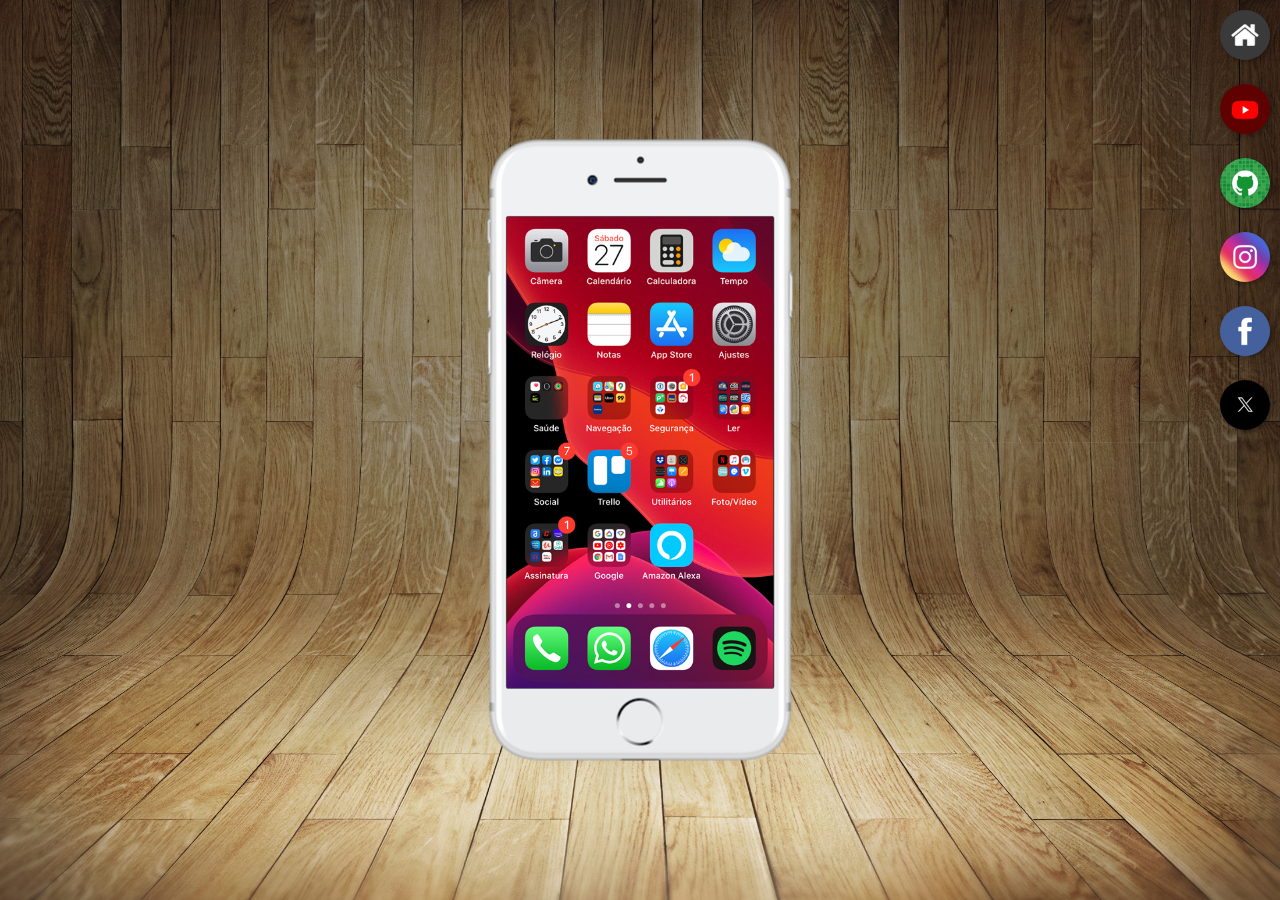
<file: index.html>
<!DOCTYPE html>
<html lang="pt-br">
<head>
    <meta charset="UTF-8">
    <meta name="viewport" content="width=device-width, initial-scale=1.0">
    <link rel="shortcut icon" href="favicon.ico" type="image/x-icon">
    <link rel="stylesheet" href="estilos/style.css">
    <title>Projeto Redes Sociais</title>
</head>
<body>
    <main>
        <section id="telefone">
            <iframe src="home.html" name="tela" id="tela" frameborder="0">
                seu navegador não é compatível com issop
            </iframe>
        </section>
        <section id="redes-sociais" class="direita">
            <a href="home.html" target="tela"><img src="imagens/logo-home.jpg" alt="home"></a><br>
            <a href="youtube.html" target="tela"><img src="imagens/logo-youtube.jpg" alt="Youtube"></a><br>
            <a href="github.html" target="tela"><img src="imagens/logo-github.jpg" alt="Github"></a><br>
            <a href="instagram.html" target="tela"><img src="imagens/logo-instagram.jpg" alt="Instagram"></a><br>
            <a href="facebook.html" target="tela"><img src="imagens/logo-facebook.jpg" alt="facebook"></a><br>
            <a href="twitter.html" target="tela"><img src="imagens/logo-twitter.jpg" alt="Twitter"></a>
        </section>
    </main>
</body>
</html>
</file>
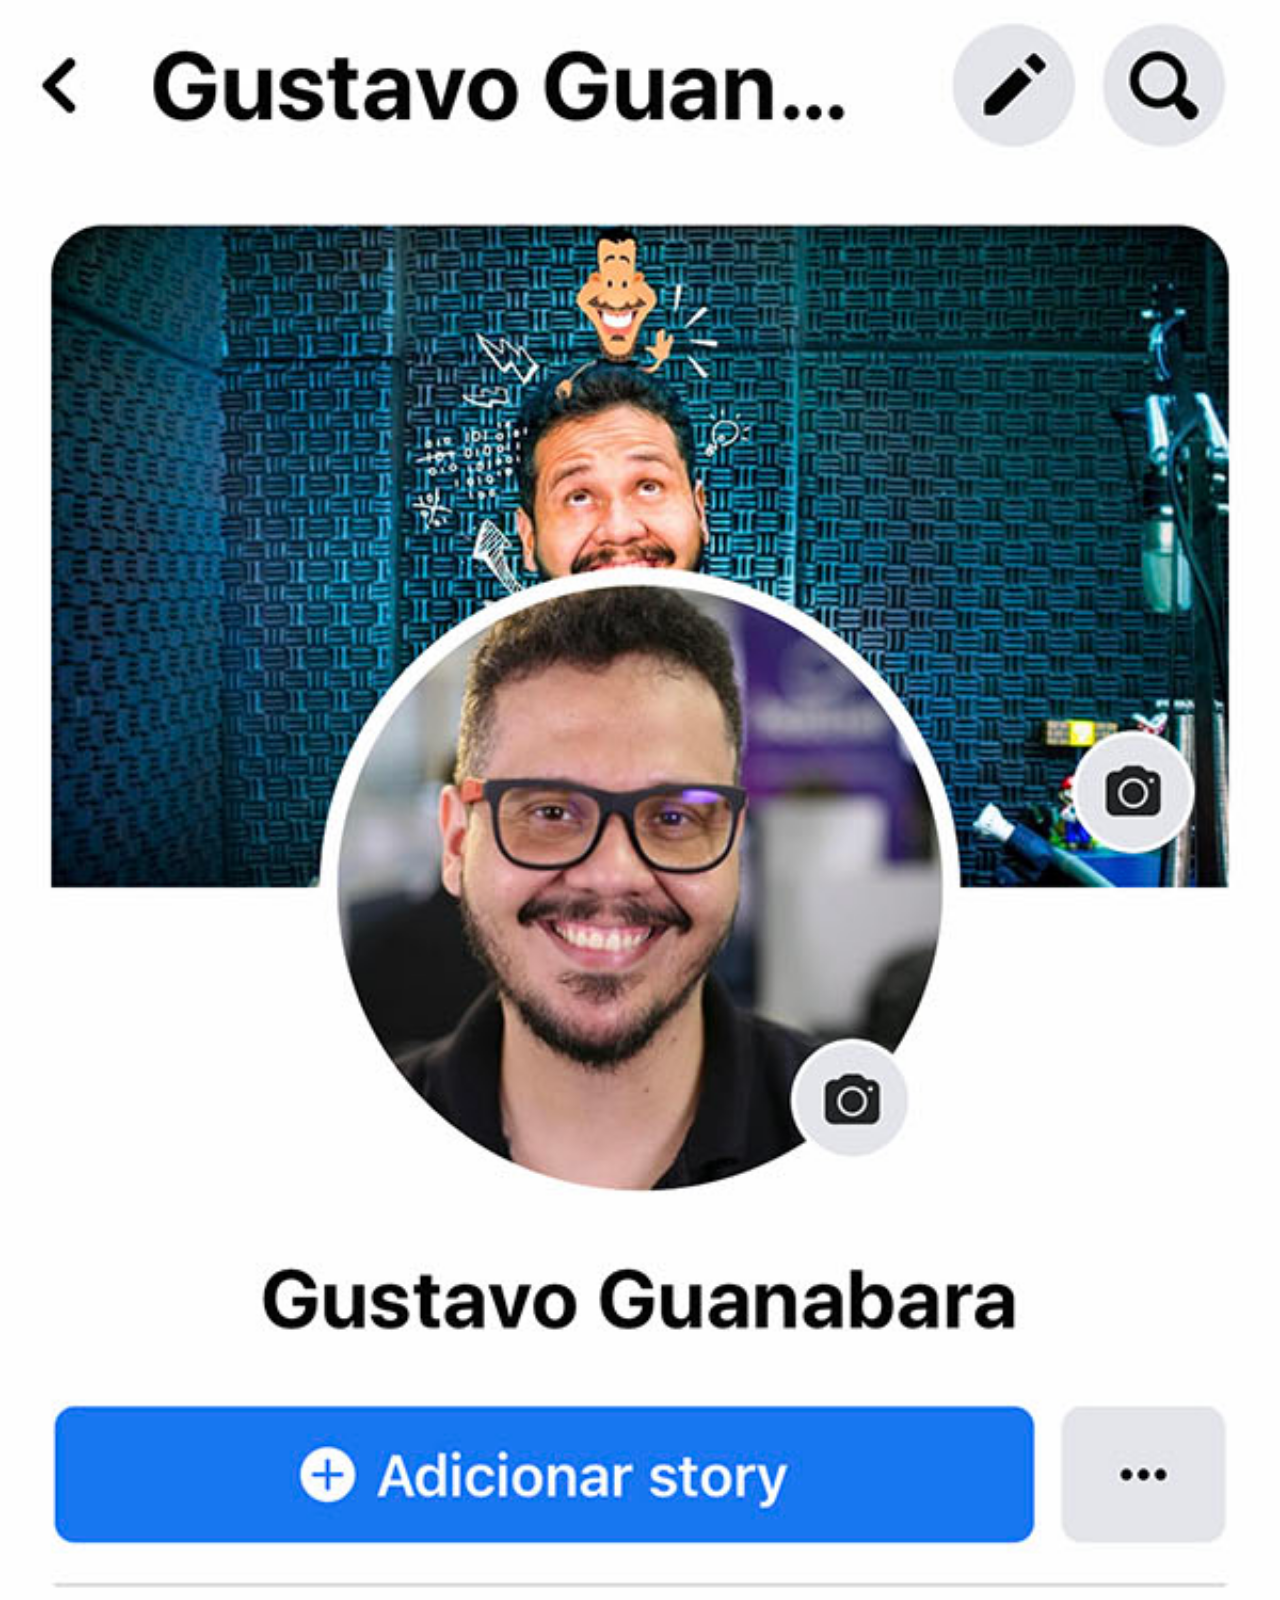
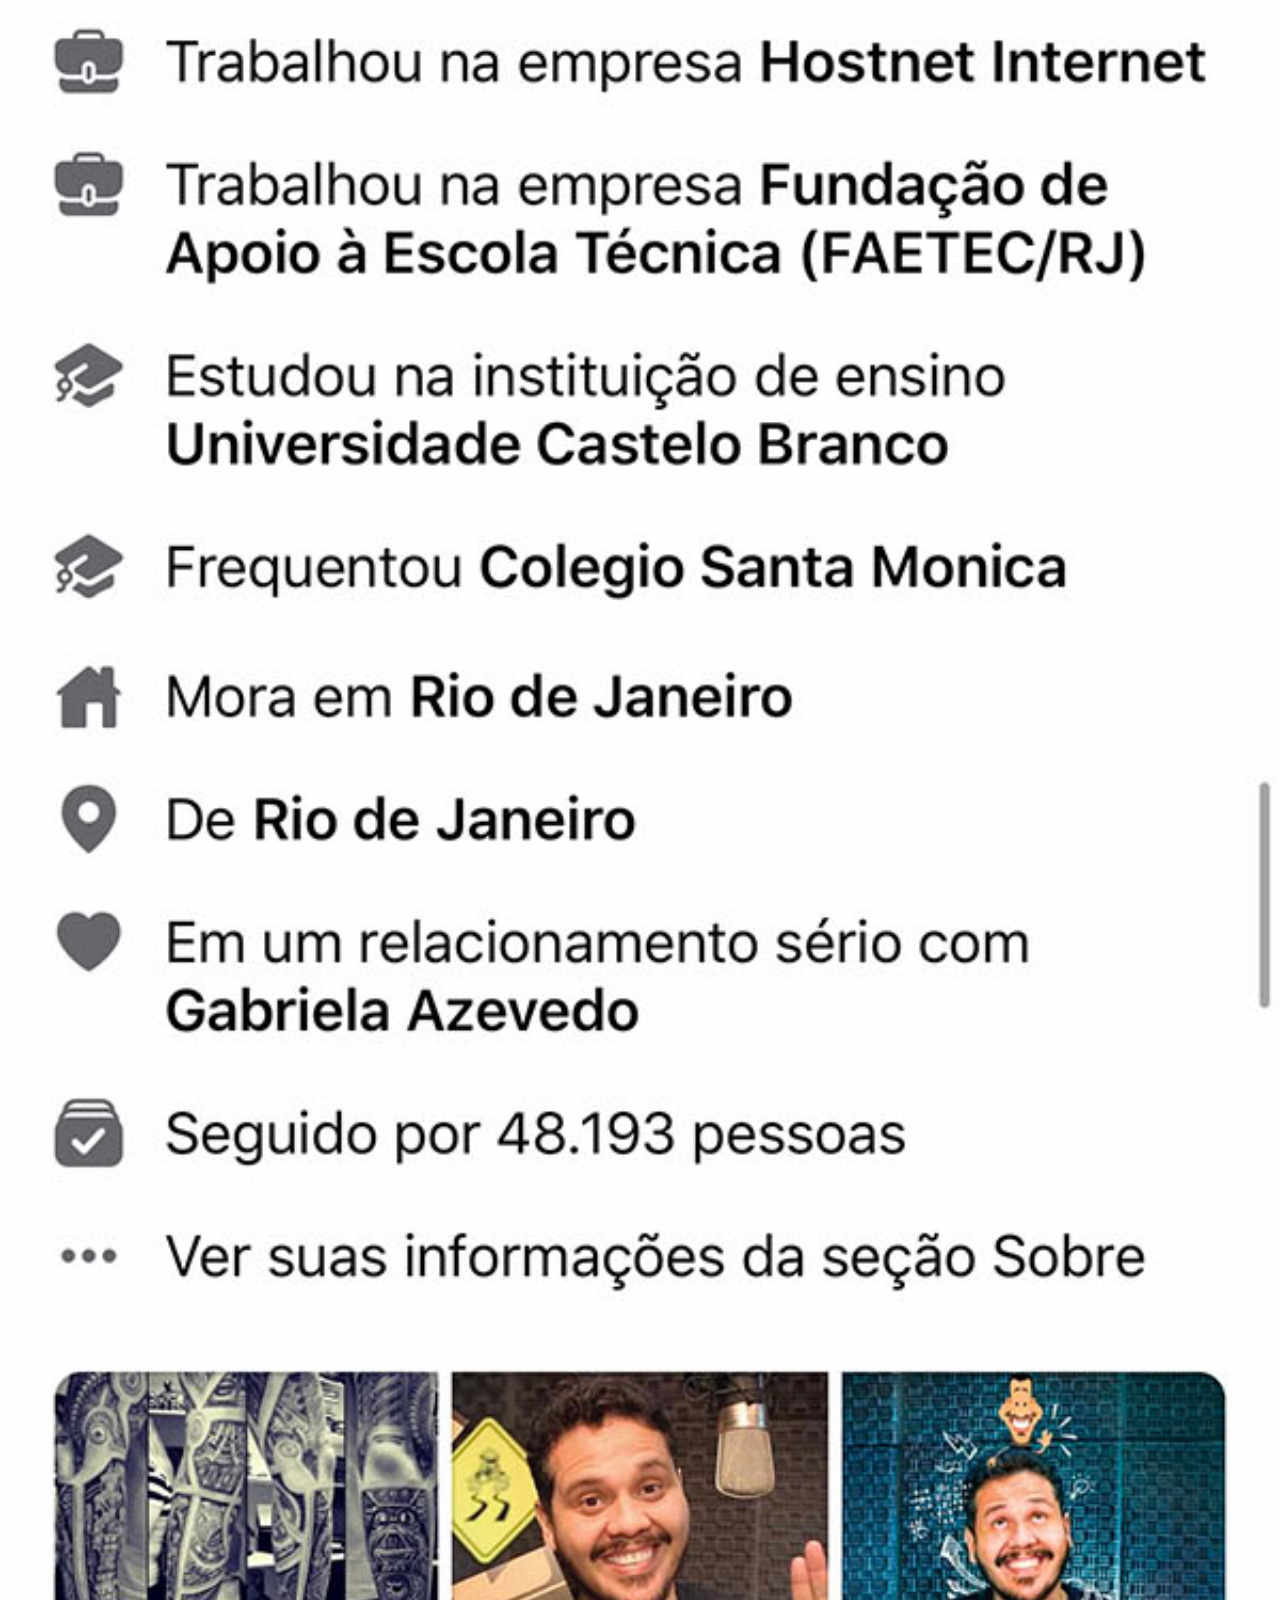
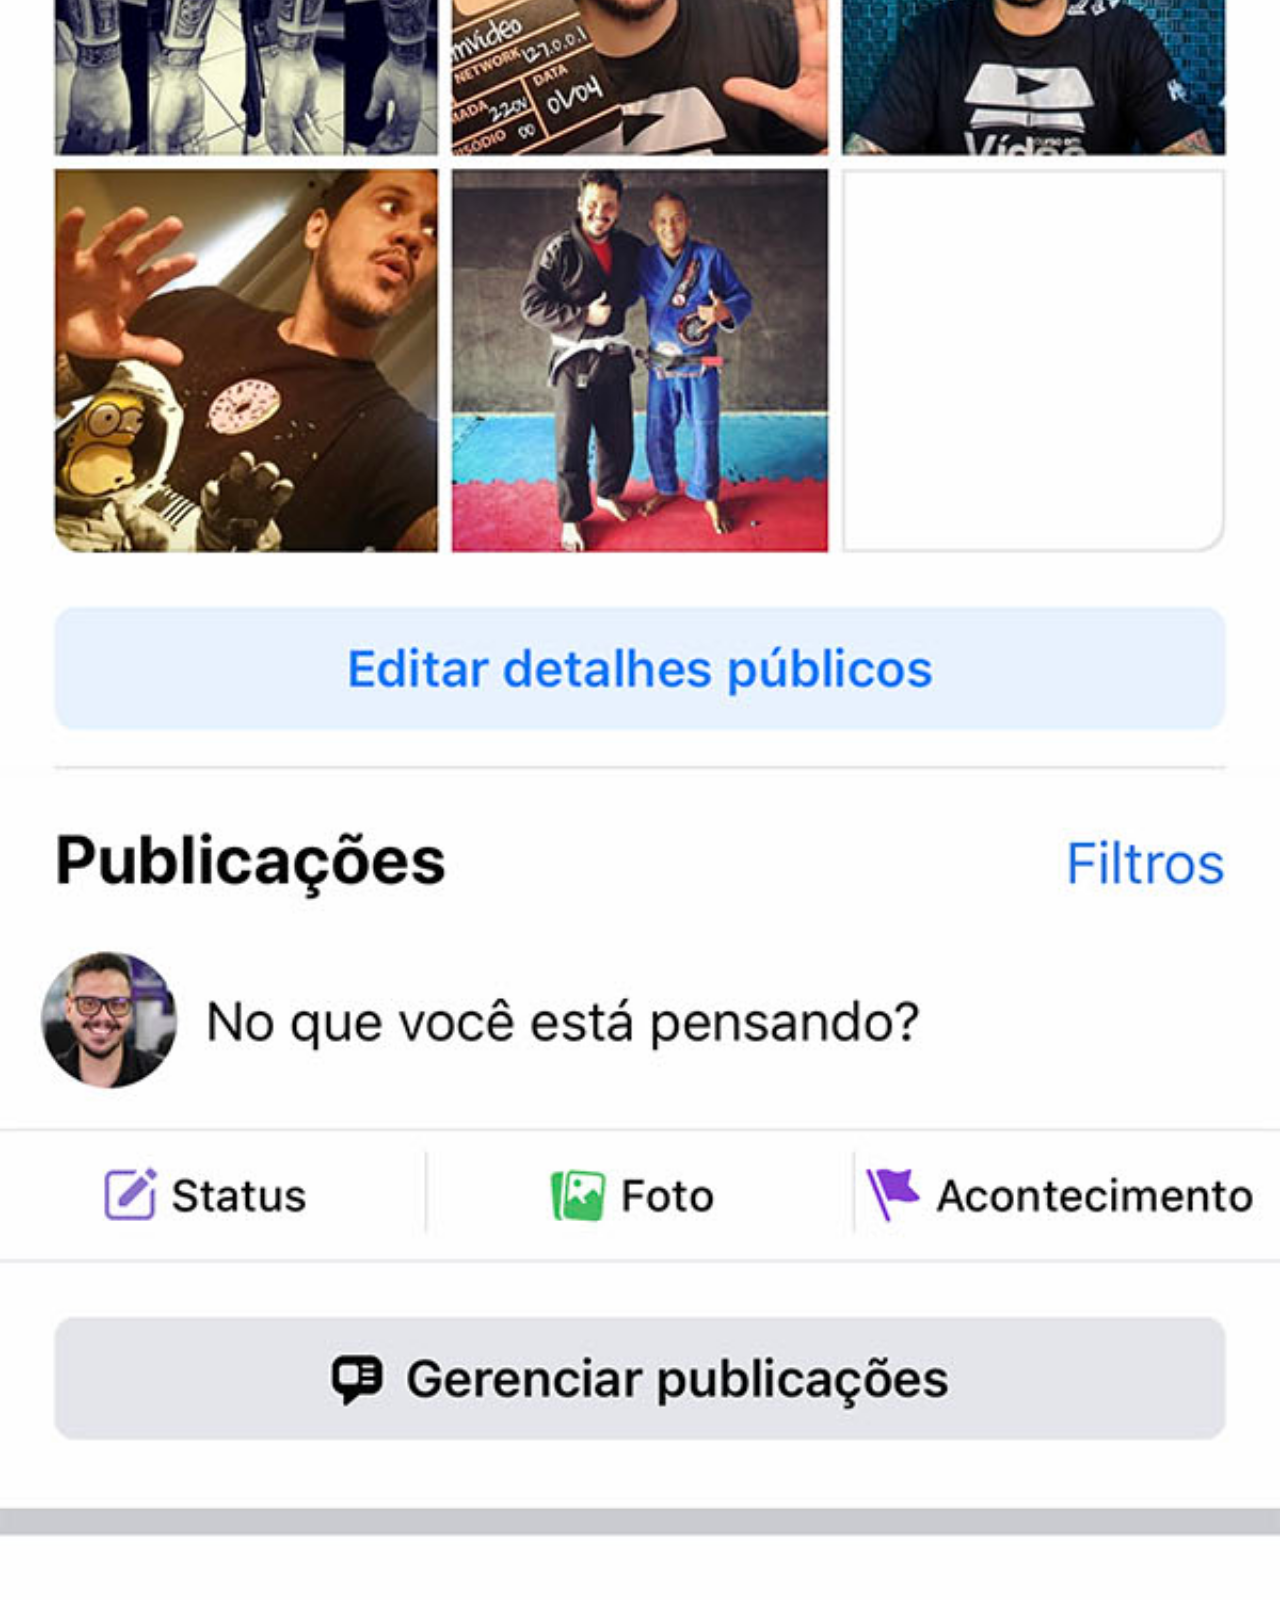
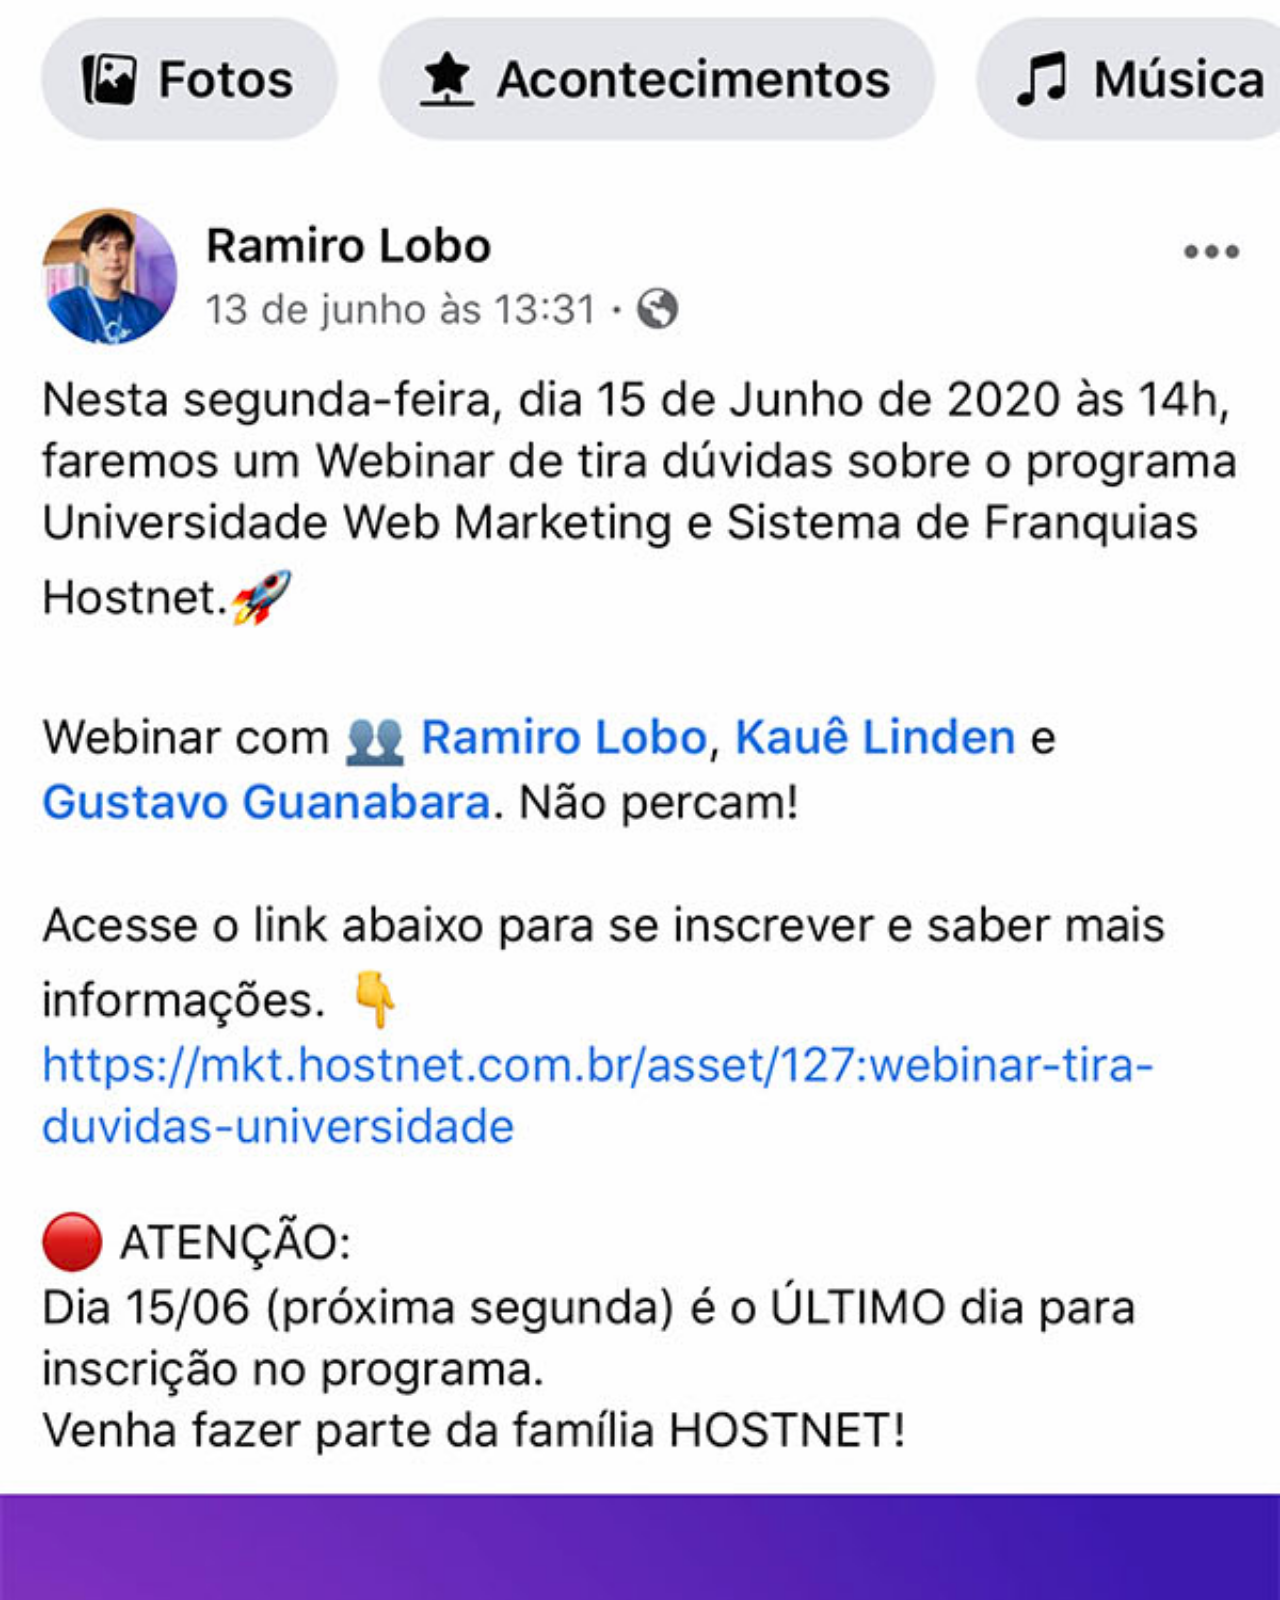
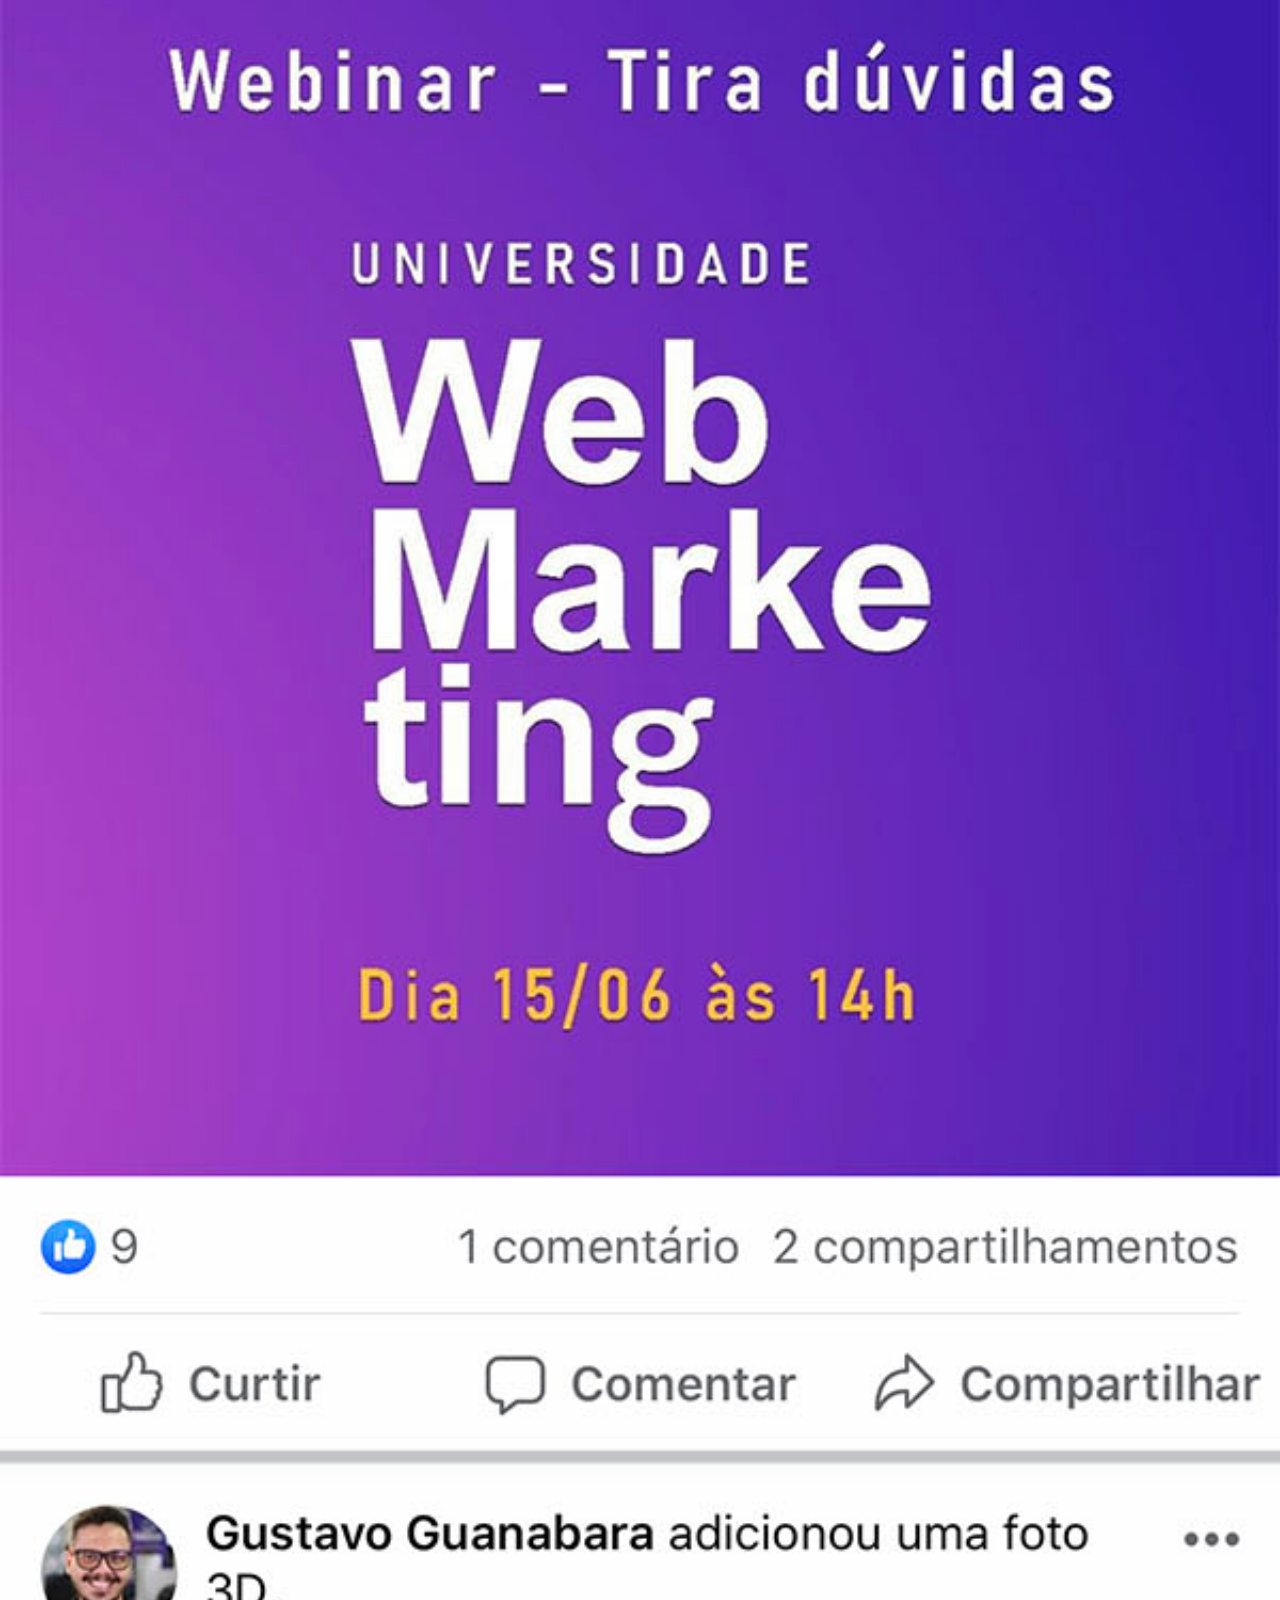
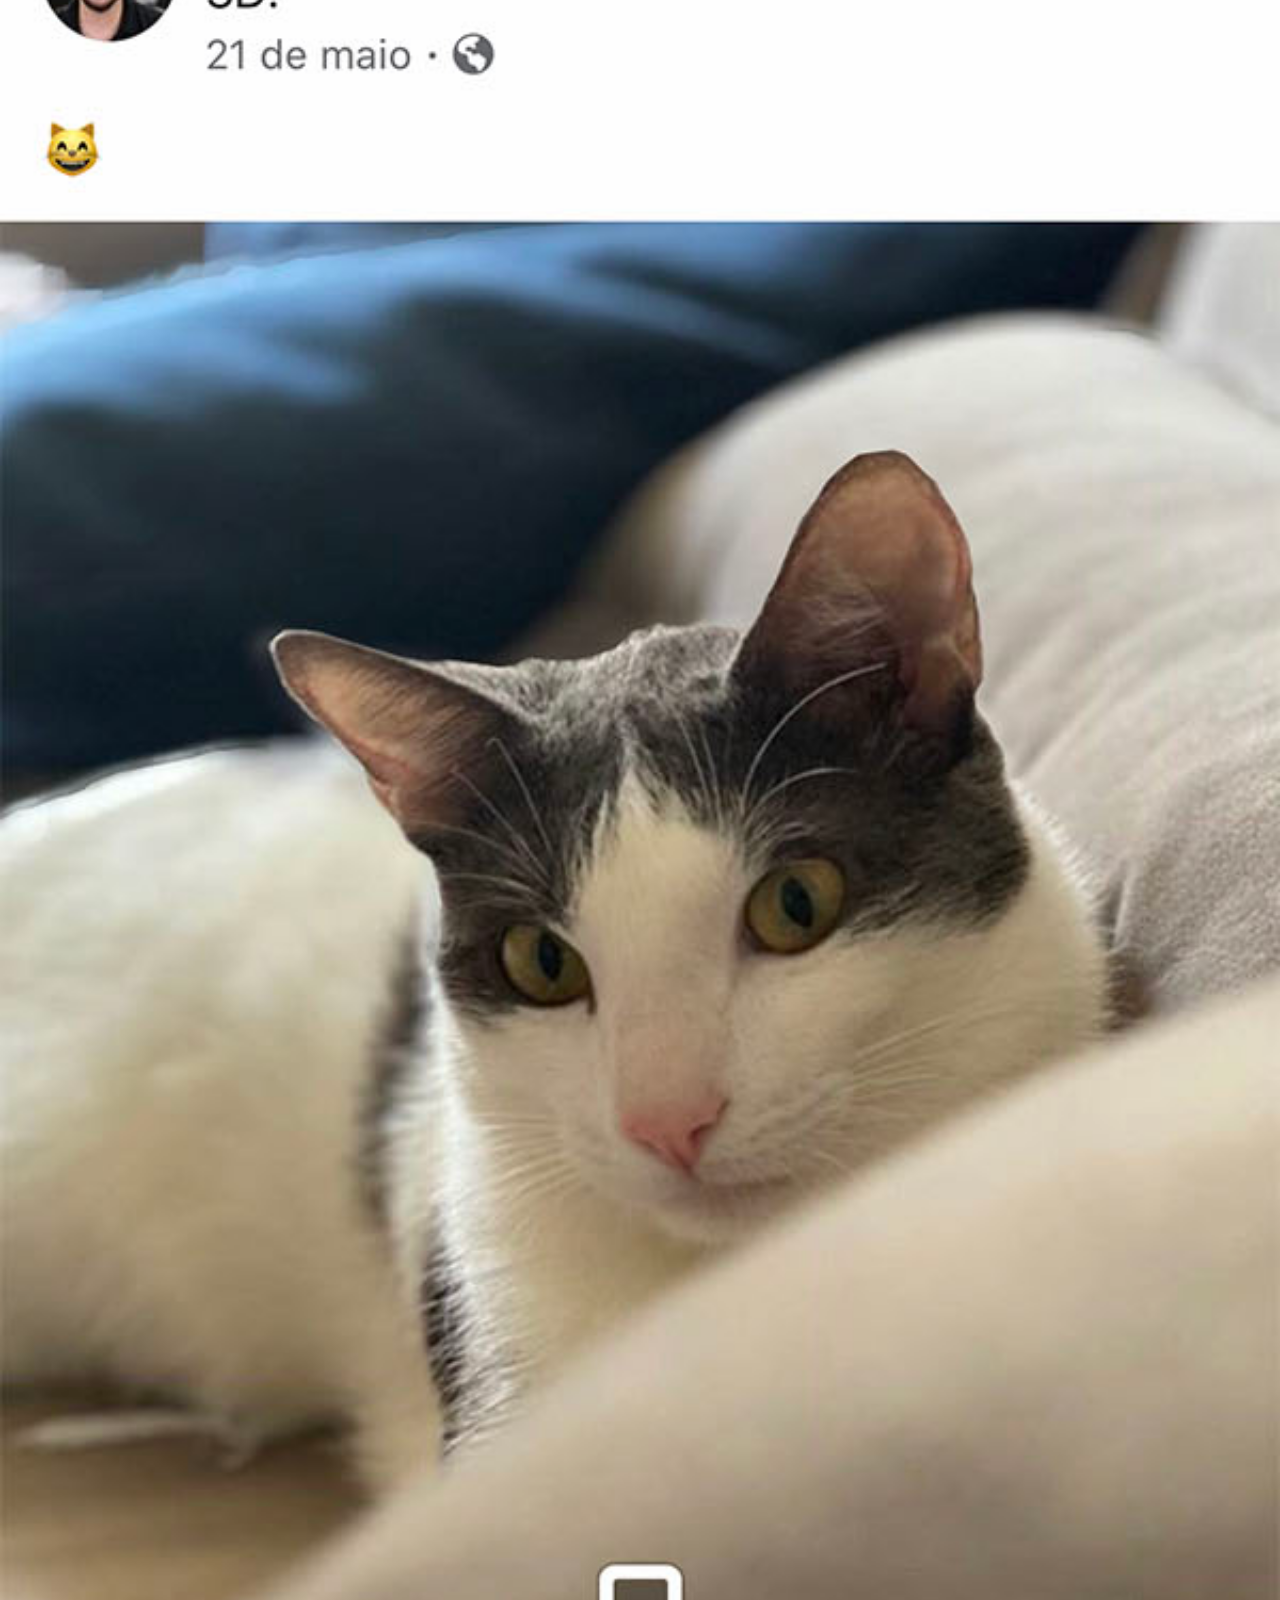
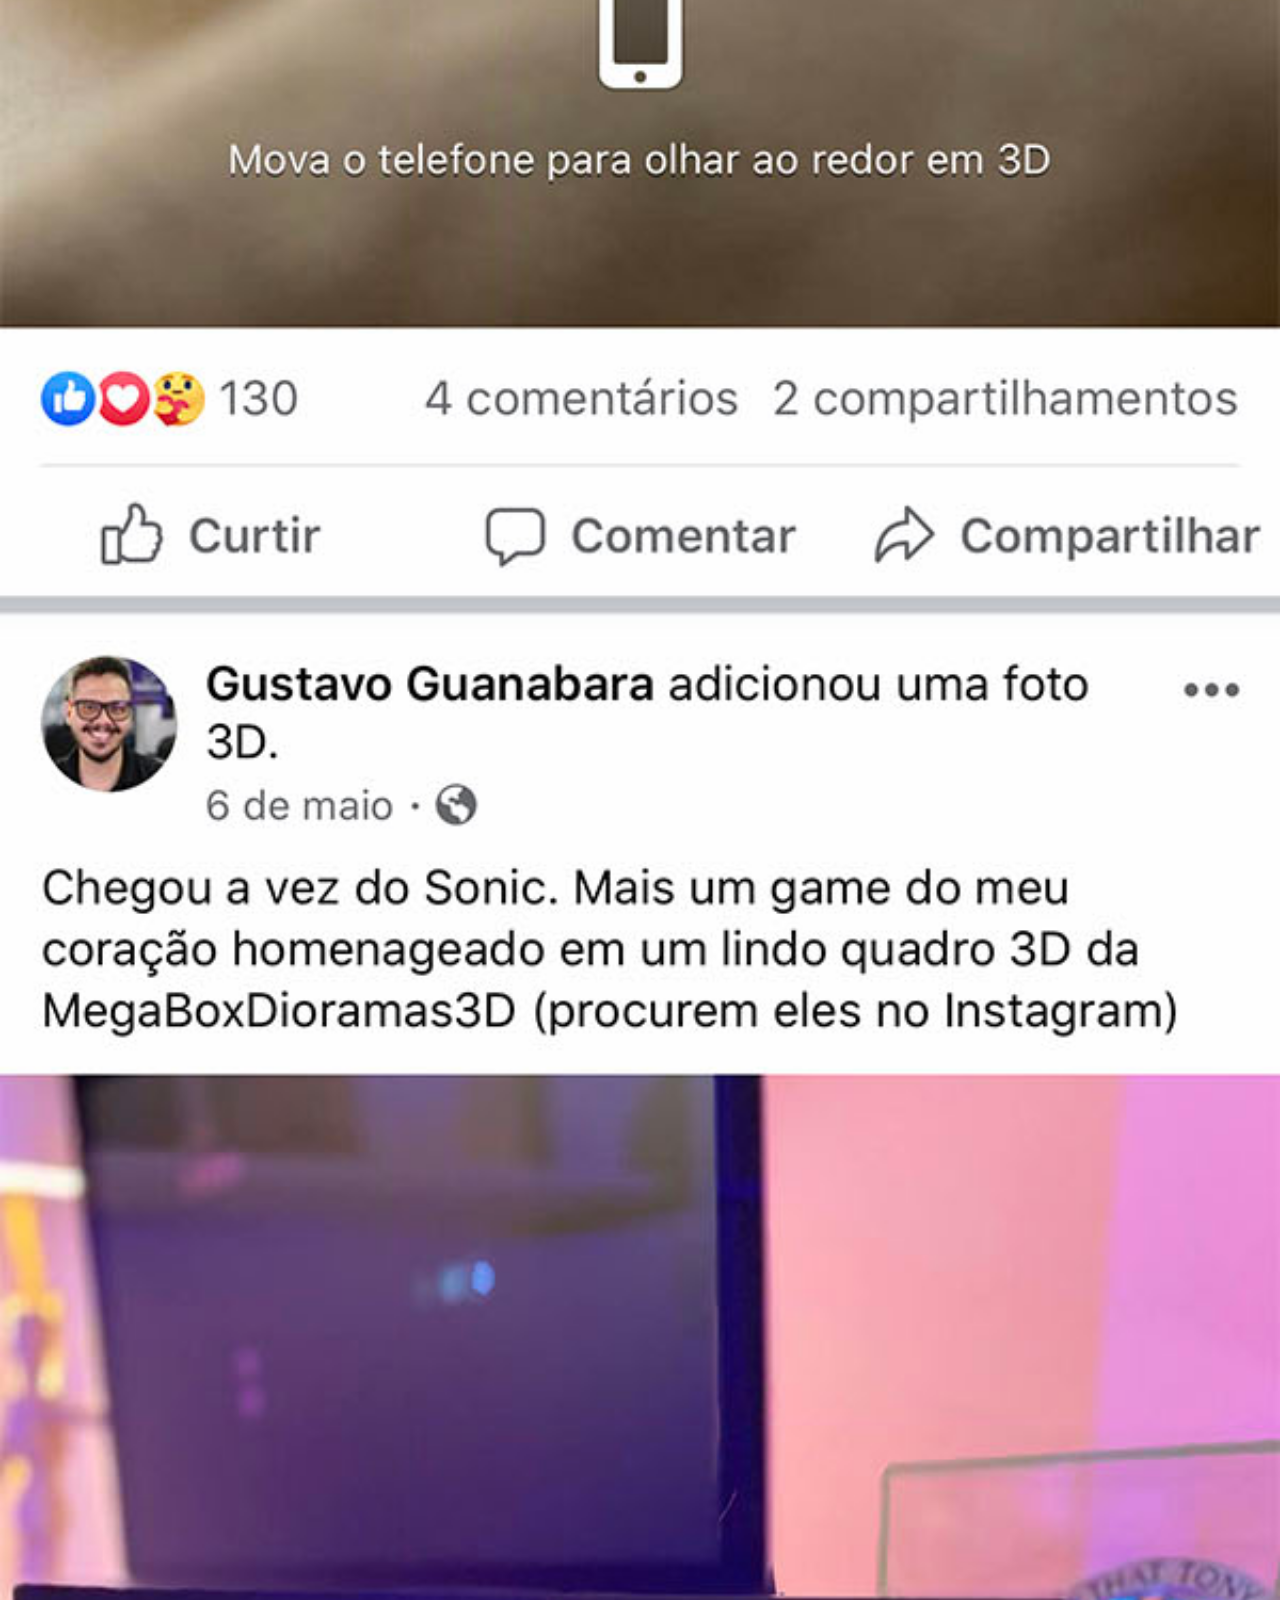
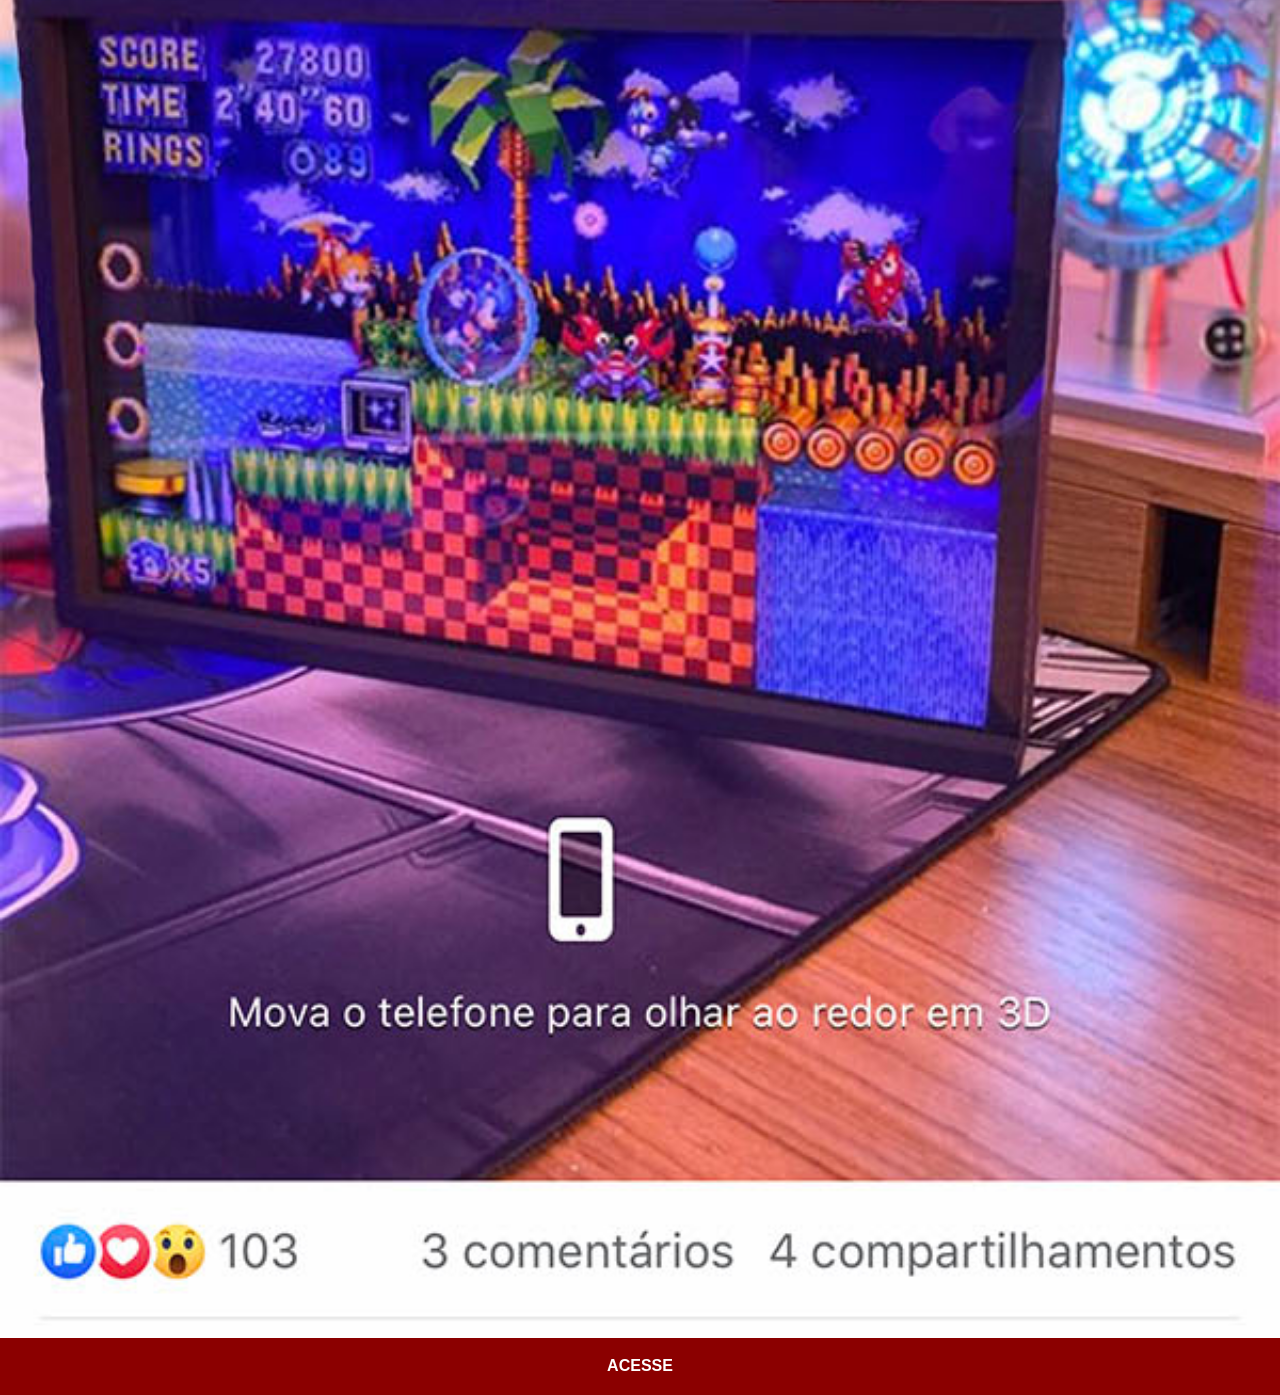
<file: facebook.html>
<!DOCTYPE html>
<html lang="pt-br">
<head>
    <meta charset="UTF-8">
    <meta name="viewport" content="width=device-width, initial-scale=1.0">
    <title>facebook</title>
    <link rel="stylesheet" href="estilos/social.css">
</head>
<body>
    <img src="imagens/tela-facebook.jpg" alt="Facebook">
    <a href="https://www.facebook.com/gustavoguanabara/?locale=pt_BR" target="_blank">ACESSE</a>
</body>
</html>
</file>
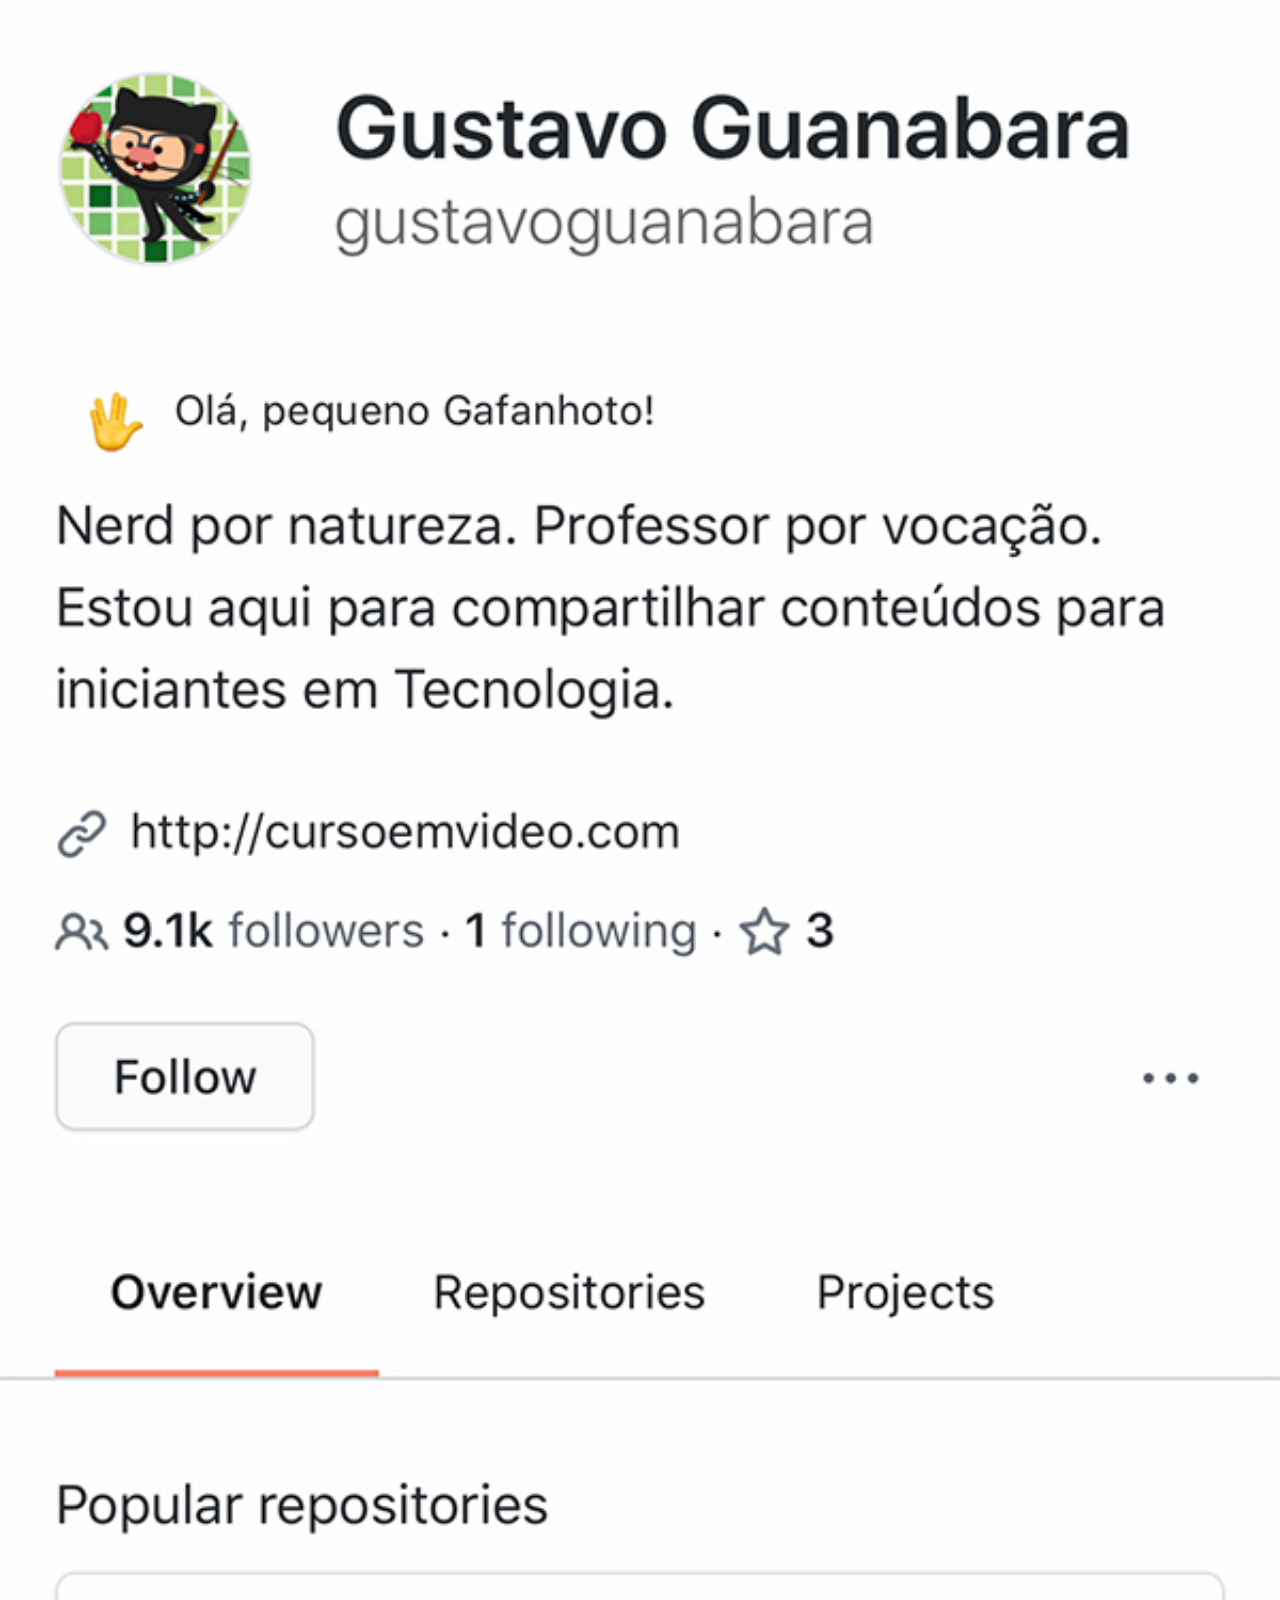
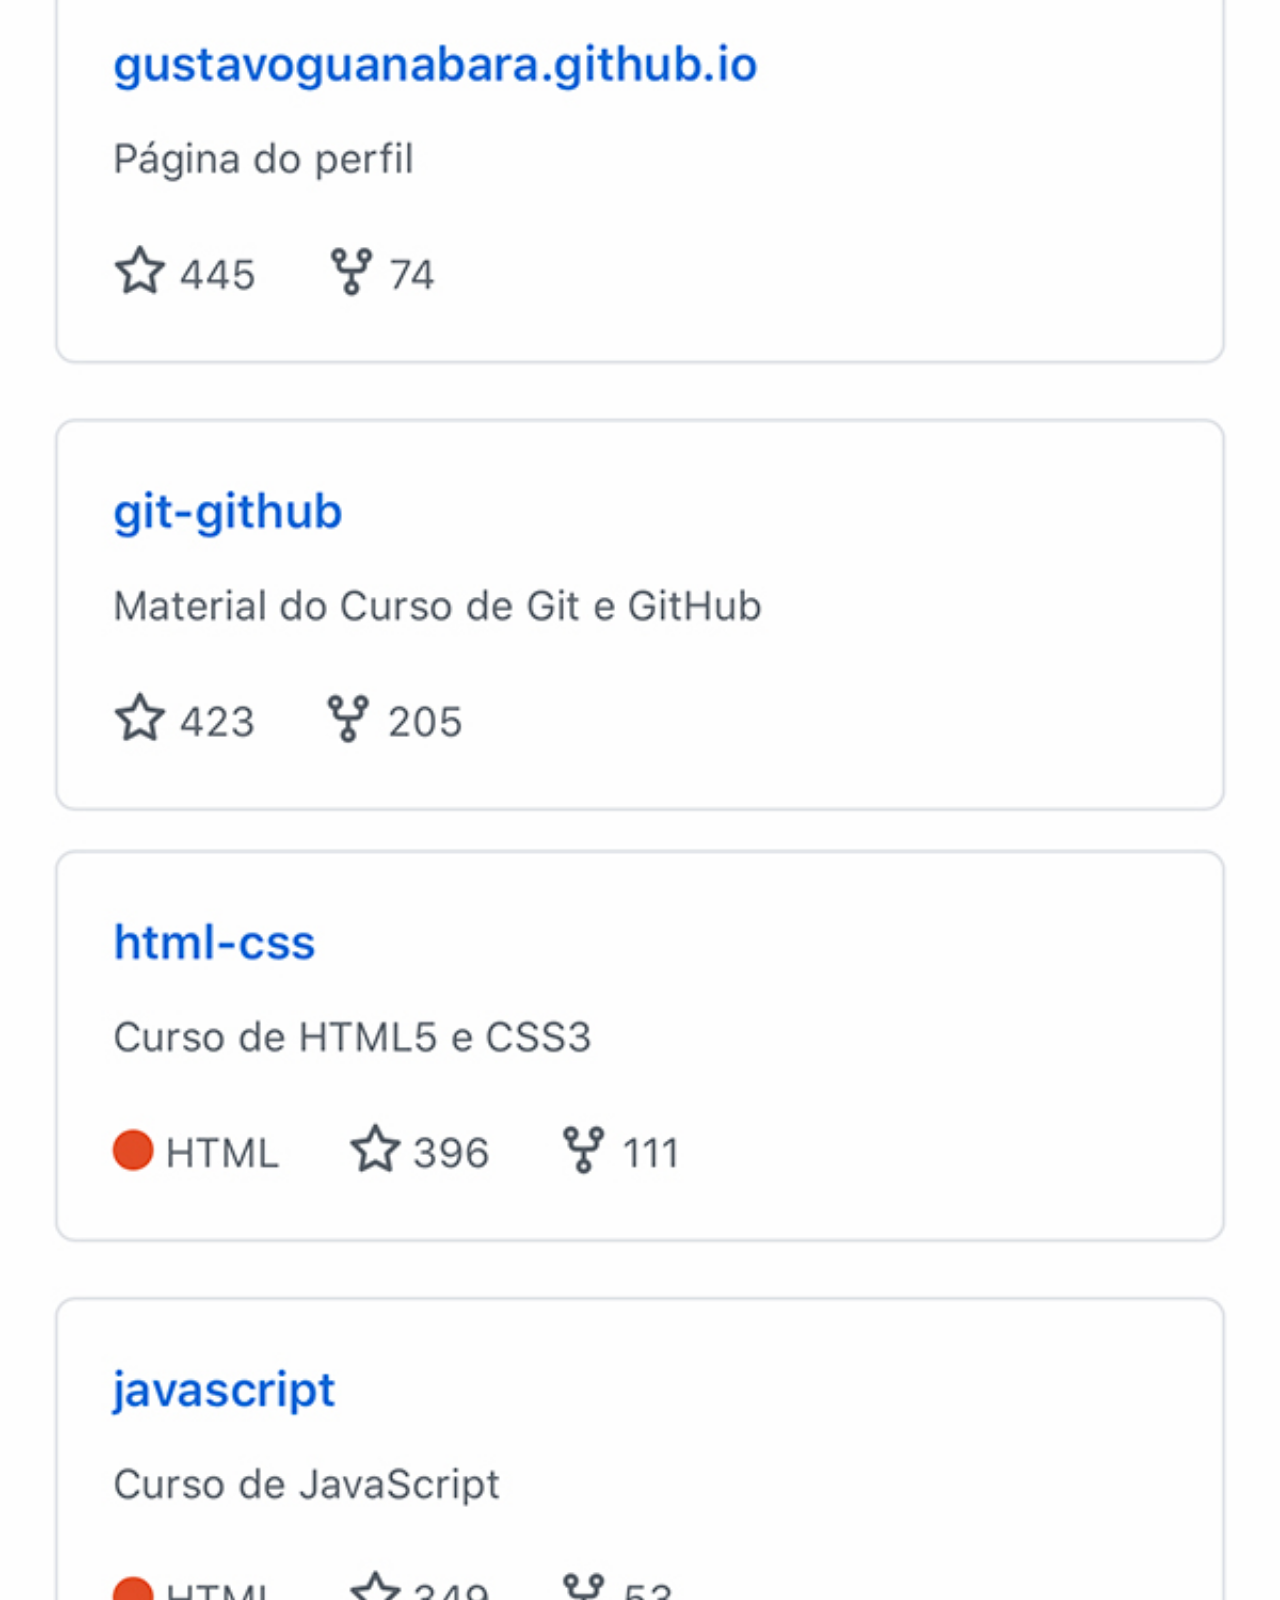
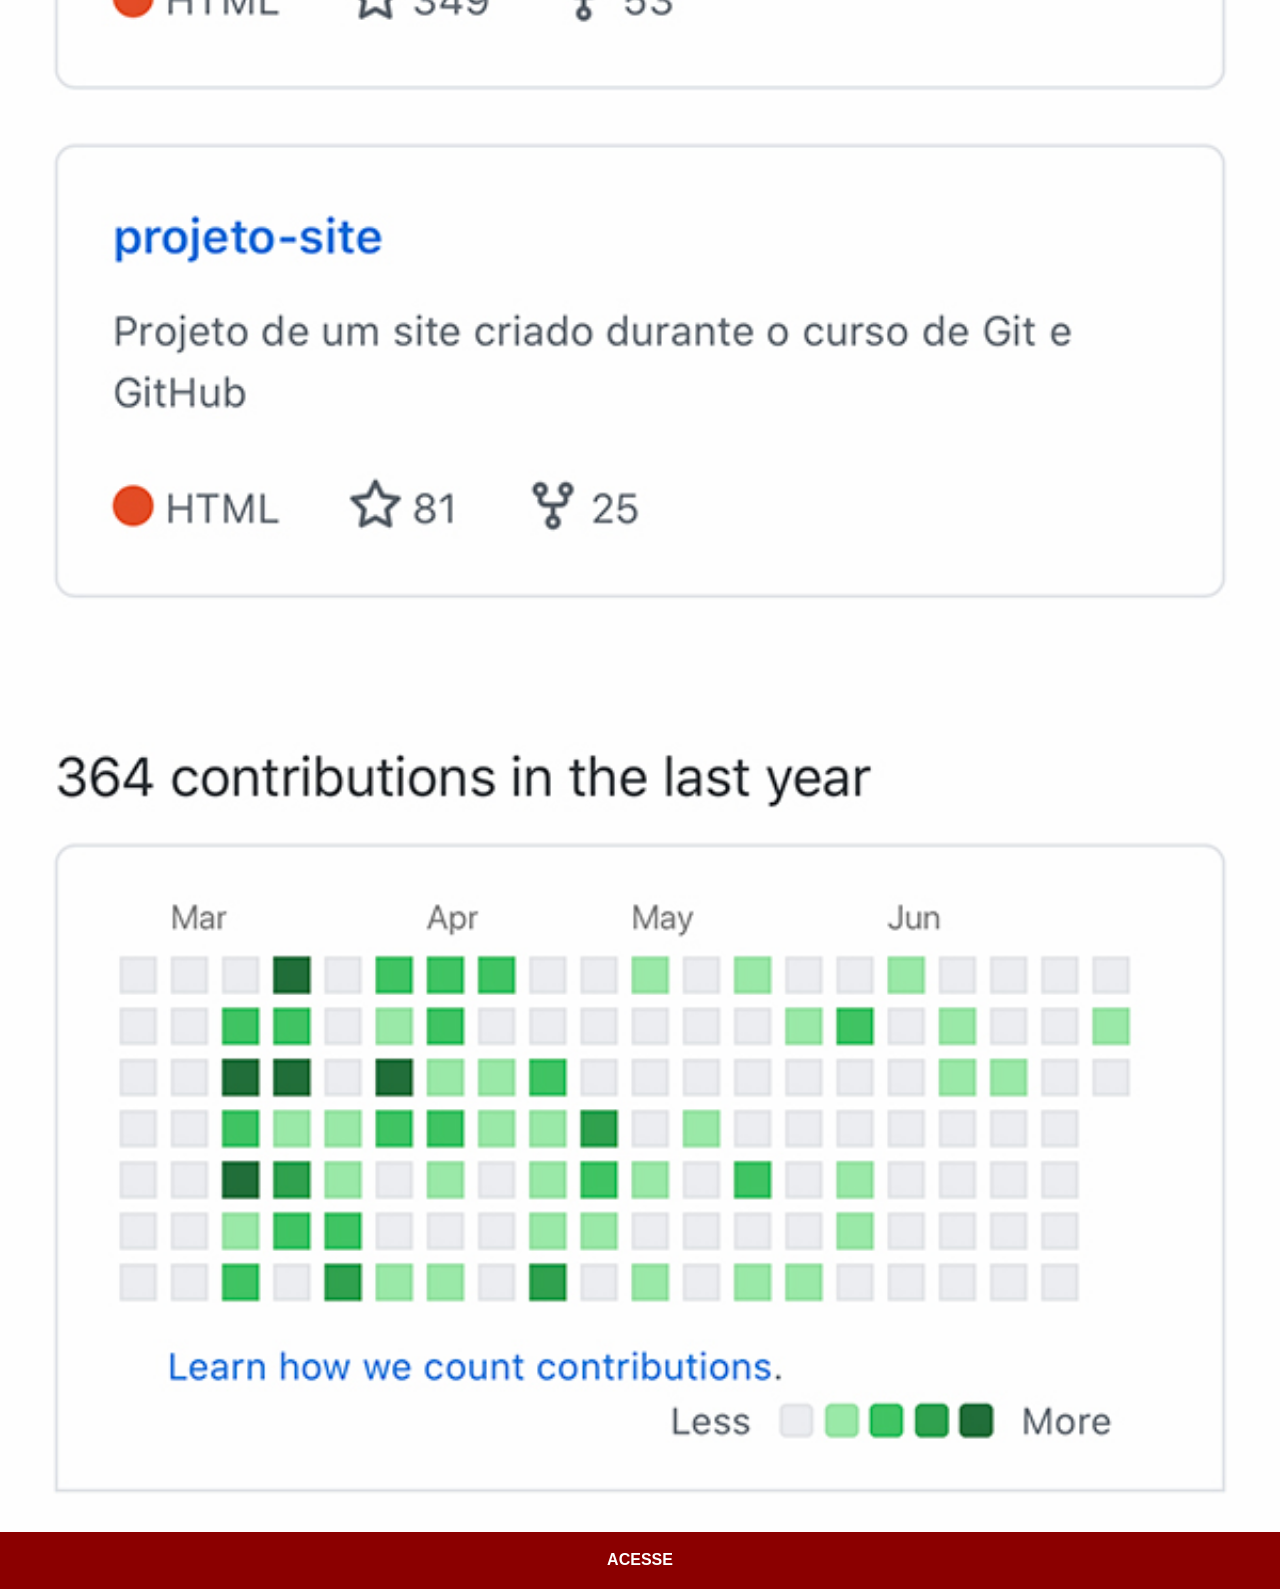
<file: github.html>
<!DOCTYPE html>
<html lang="pt-br">
<head>
    <meta charset="UTF-8">
    <meta name="viewport" content="width=device-width, initial-scale=1.0">
    <title>Github</title>
    <link rel="stylesheet" href="estilos/social.css">
</head>
<body>
    <img src="imagens/tela-github.jpg" alt="GitHub">
    <a href="https://github.com/gustavoguanabara" target="_blank">ACESSE</a>
</body>
</html>
</file>
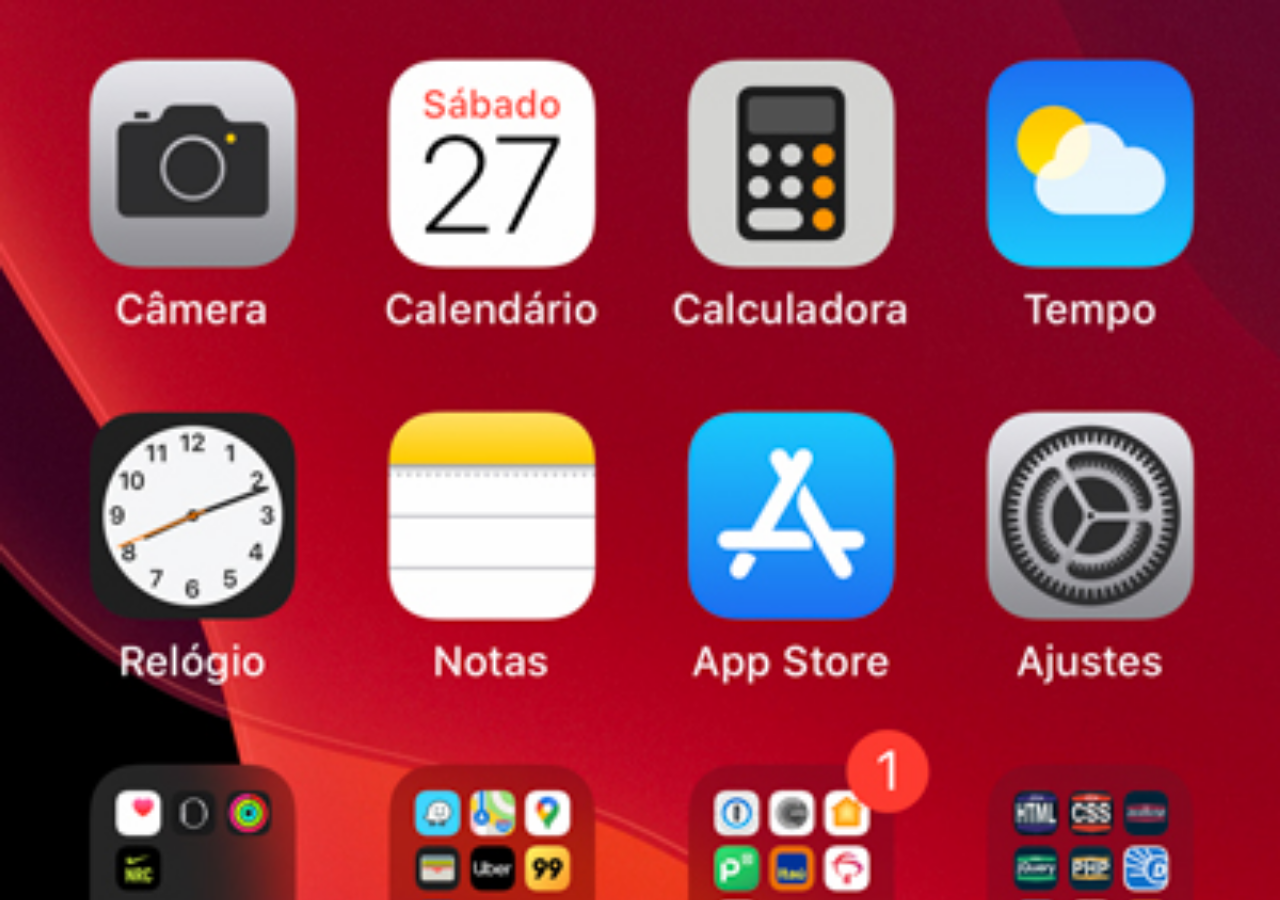
<file: home.html>
<!DOCTYPE html>
<html lang="pt-br">
<head>
    <meta charset="UTF-8">
    <meta name="viewport" content="width=device-width, initial-scale=1.0">
    <title>Home</title>
</head>
<style>
    *{
        margin: 0px;
        padding: 0px;
    }
    body{
        width: 100vw;
        height: 100vh;
        background: black url('imagens/tela-home.jpg') no-repeat top center / cover;
    }
</style>
<body>
    
</body>
</html>
</file>
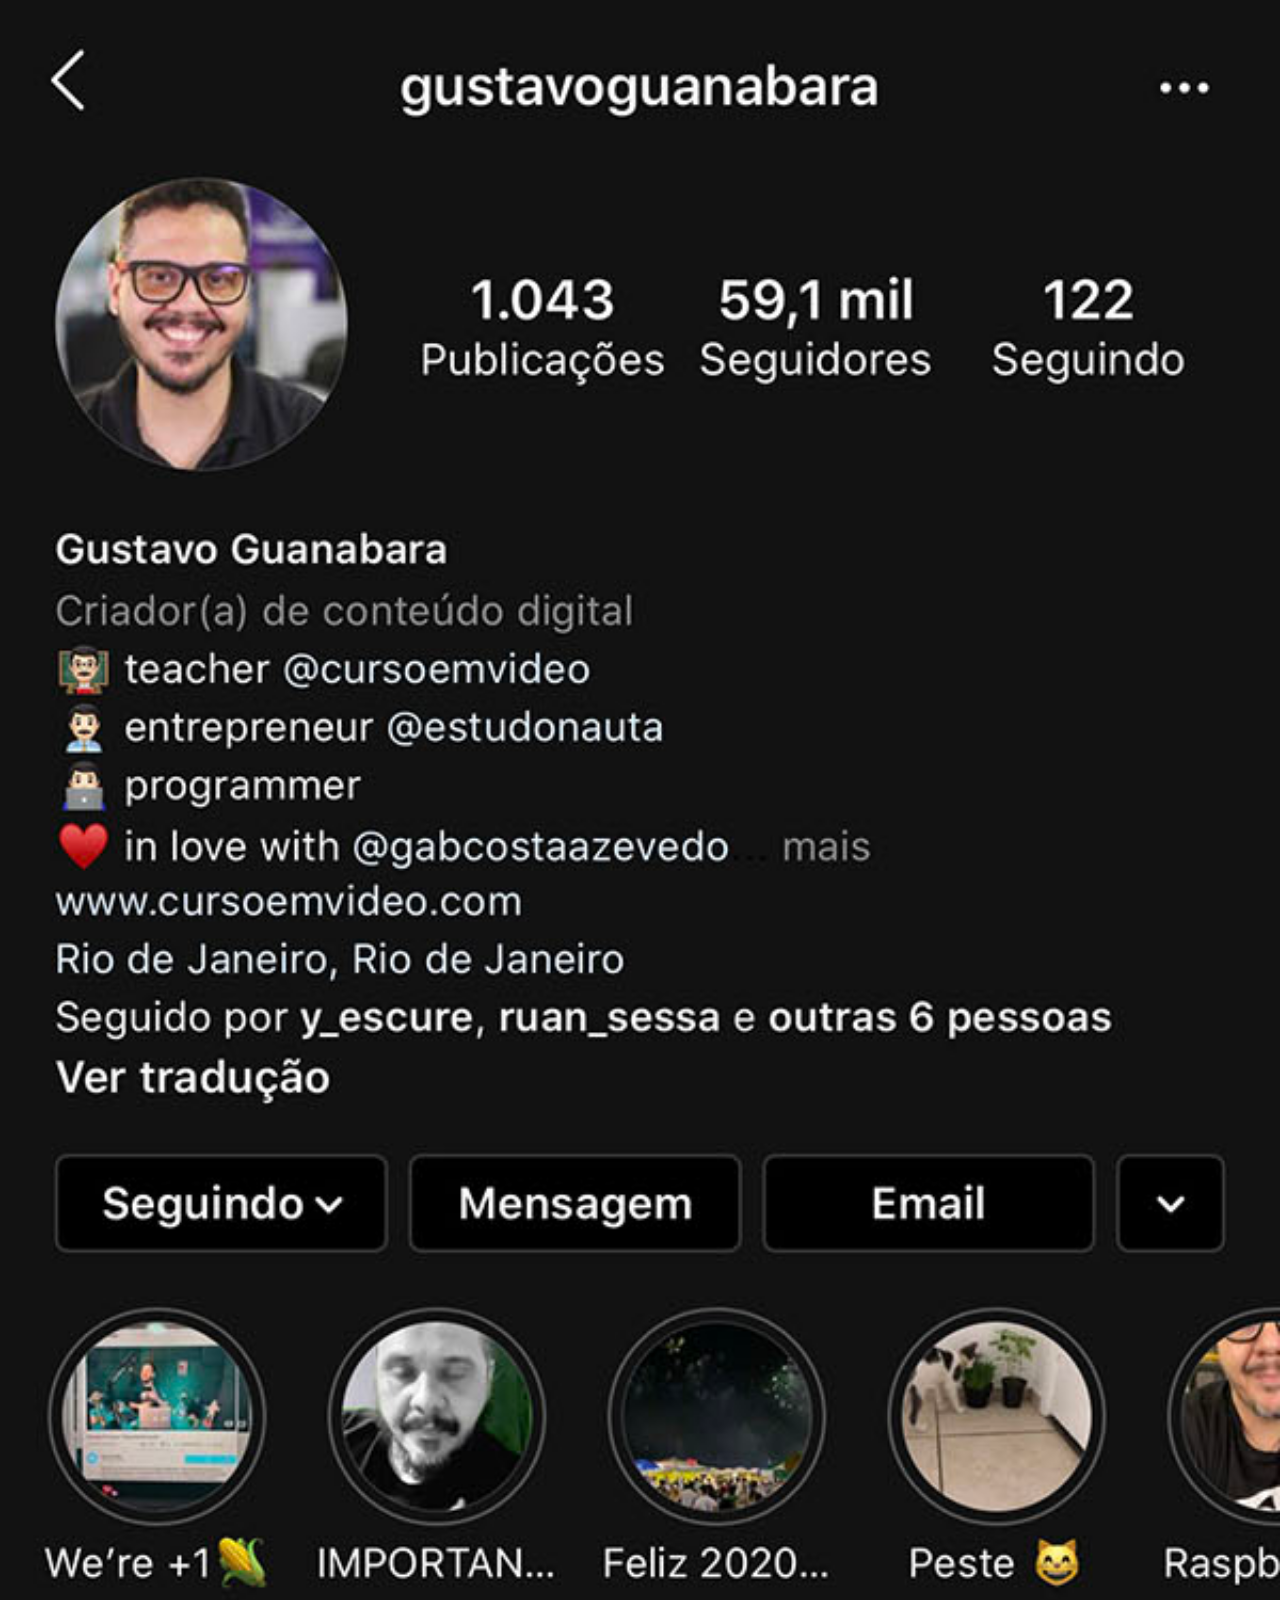
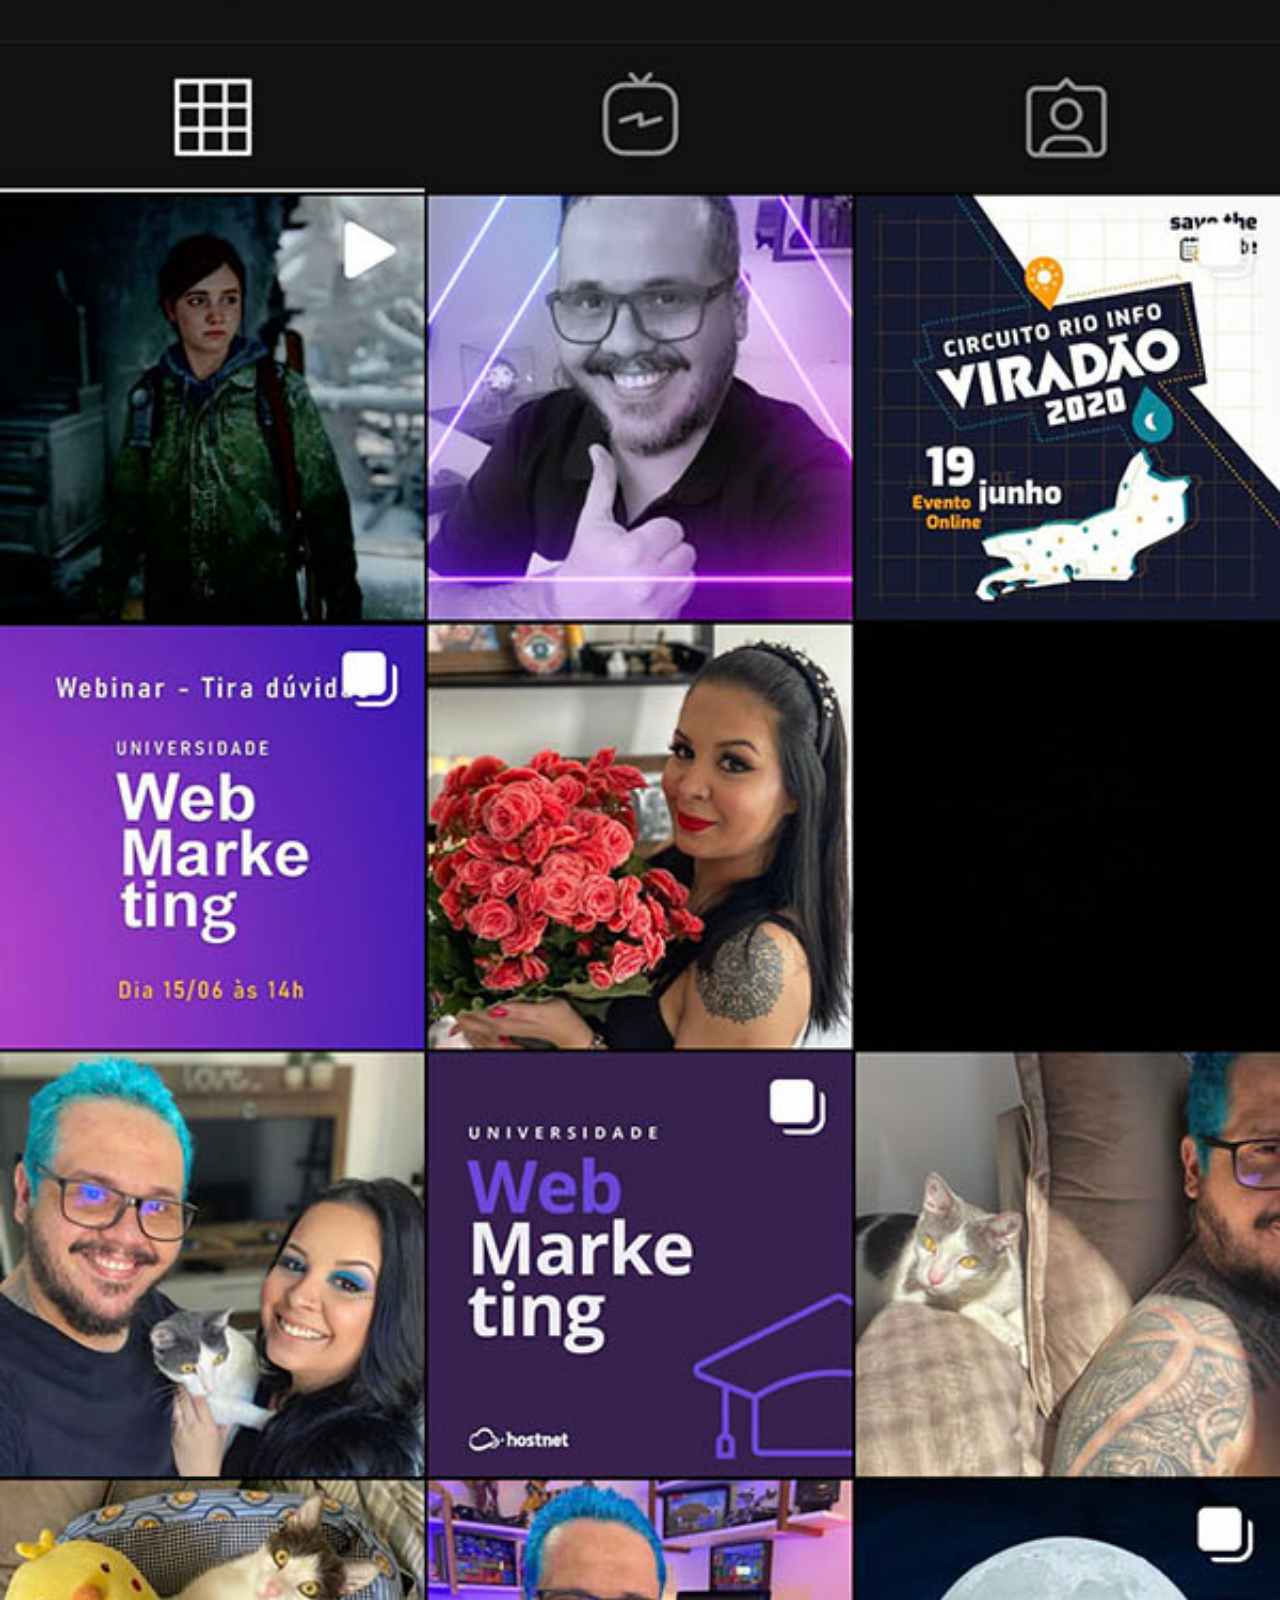
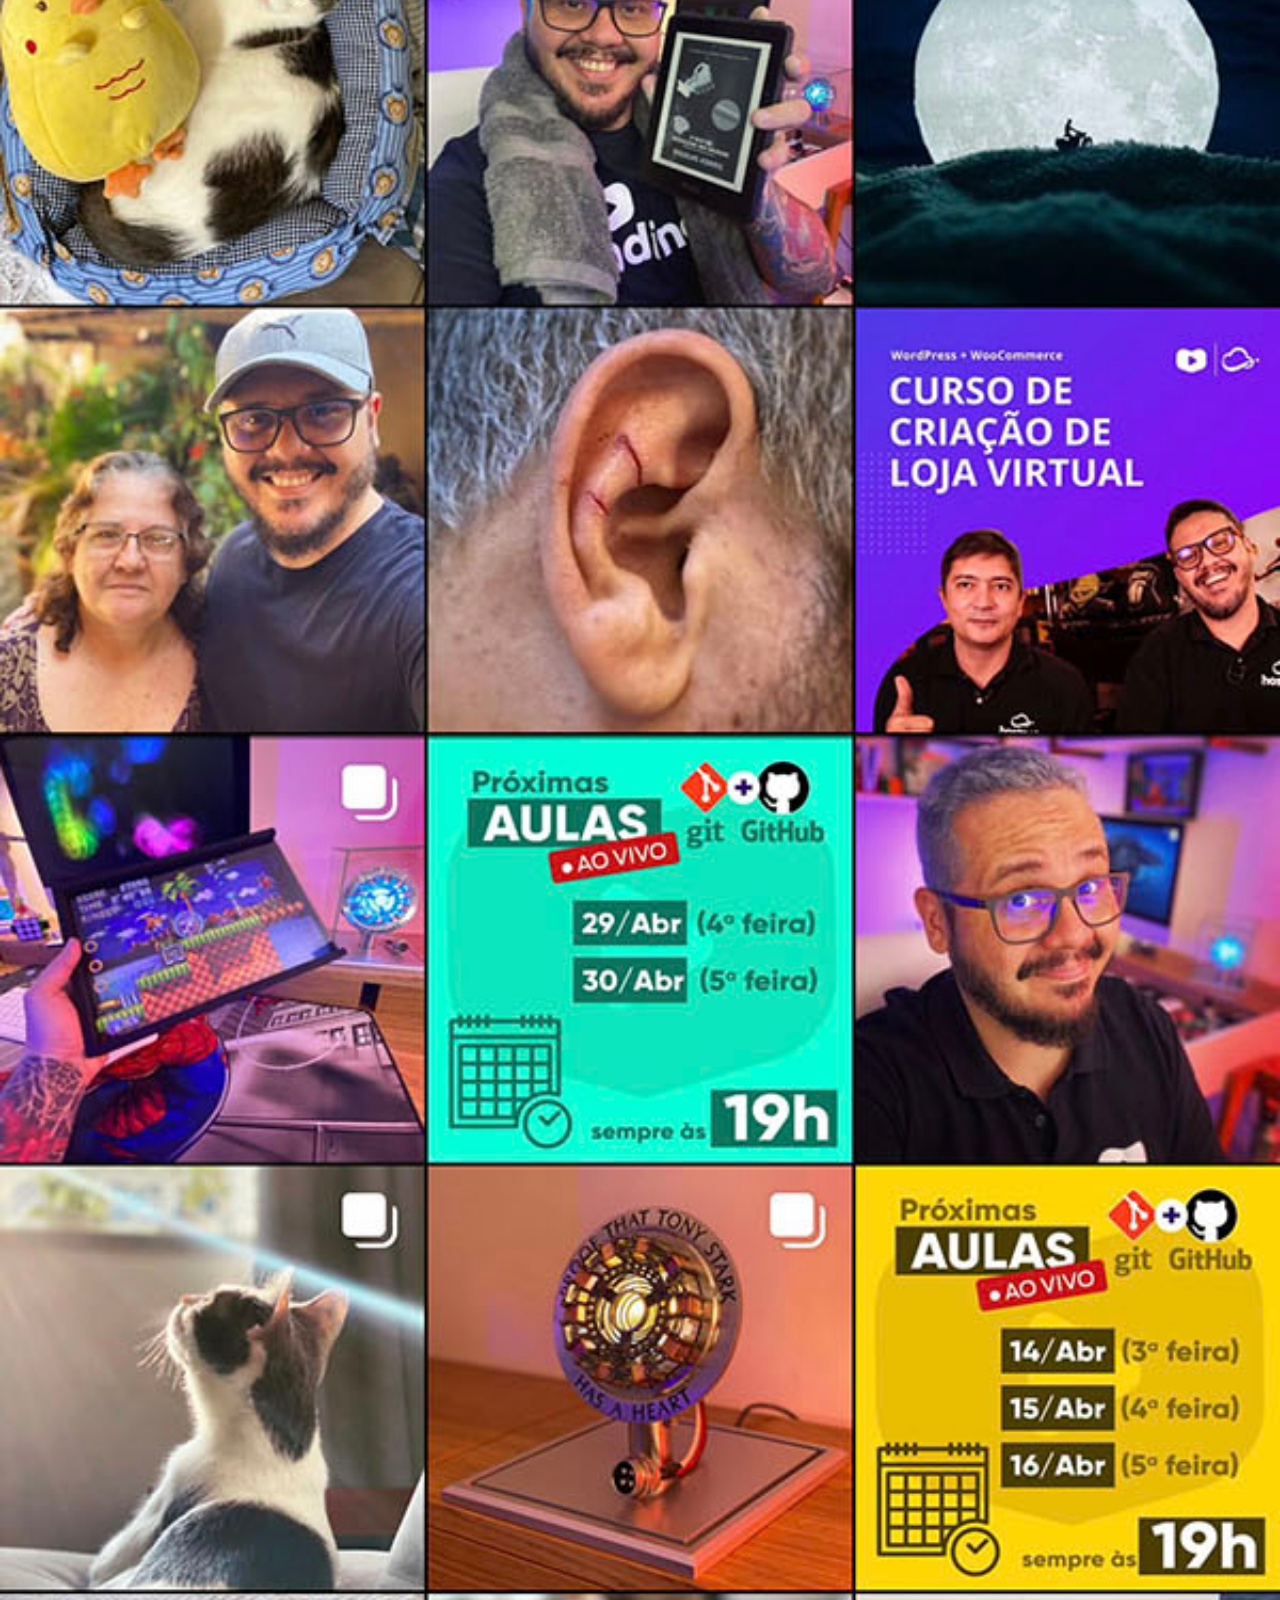
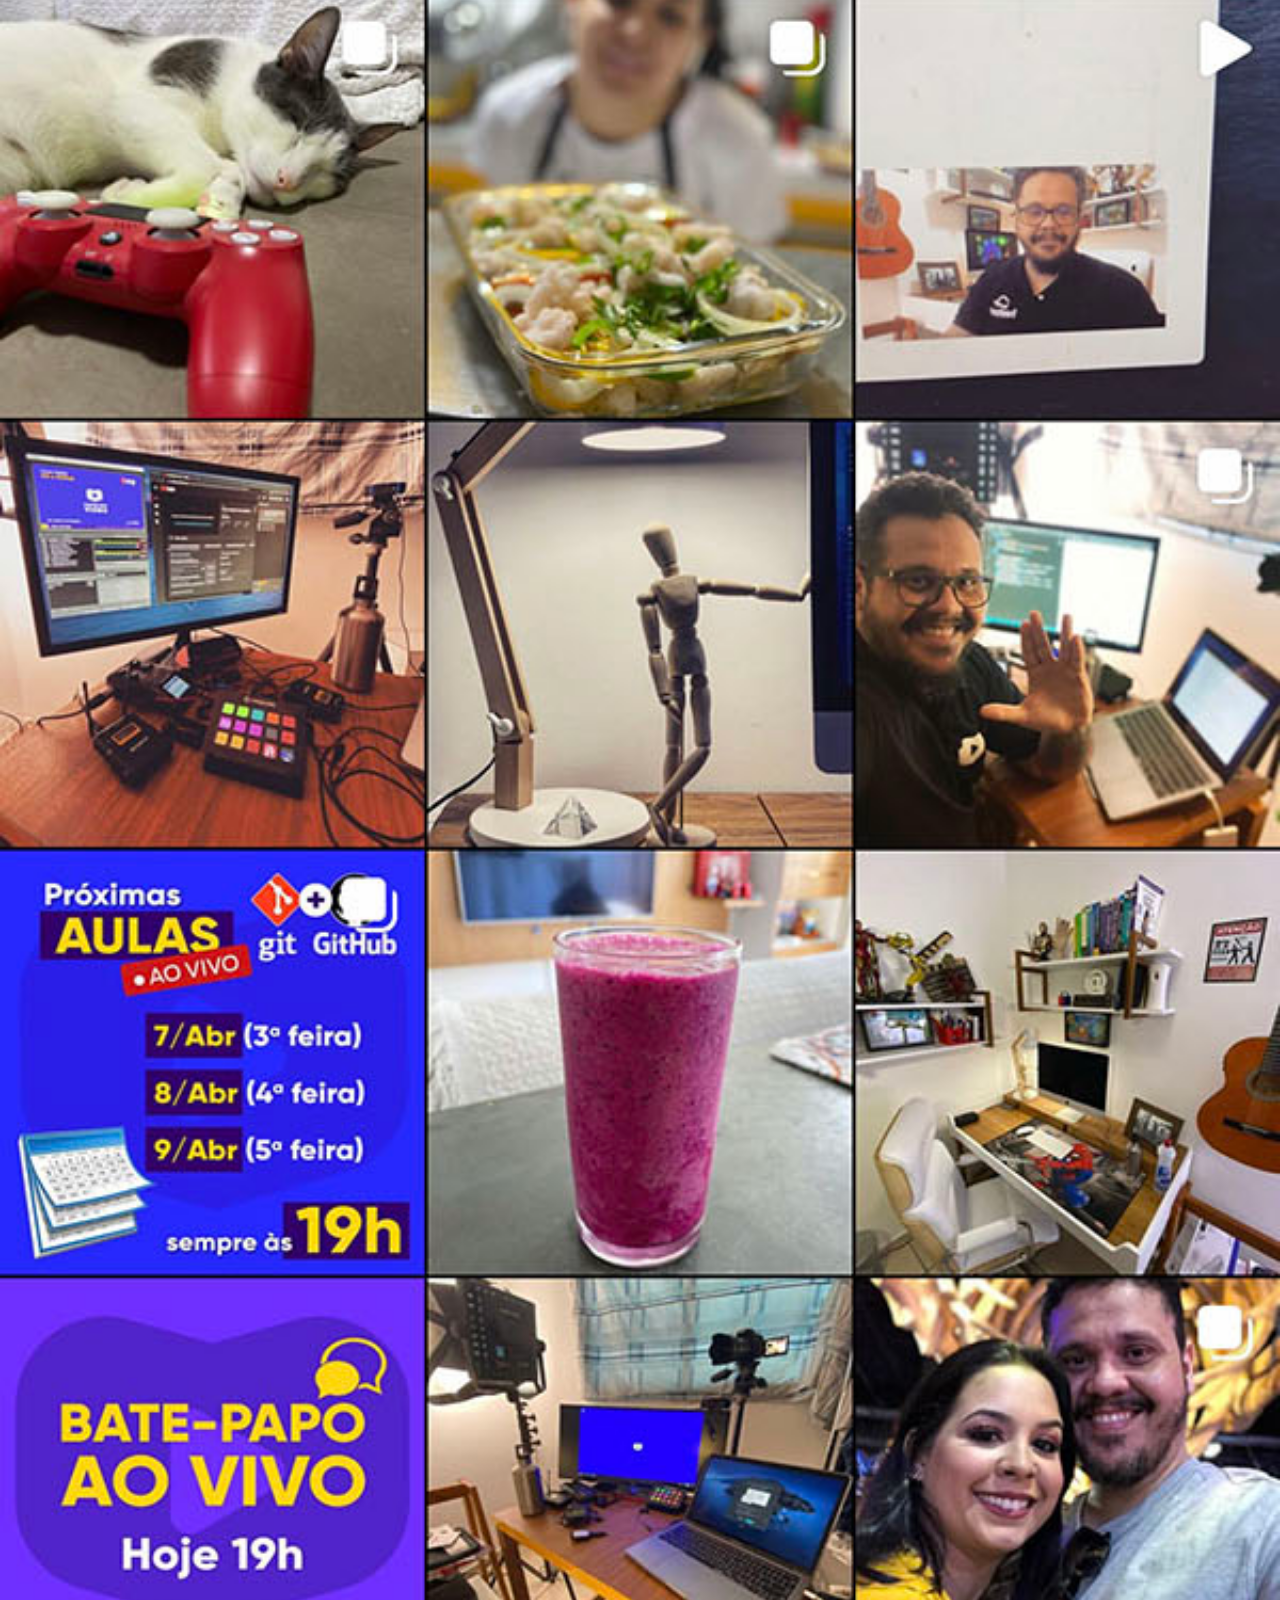
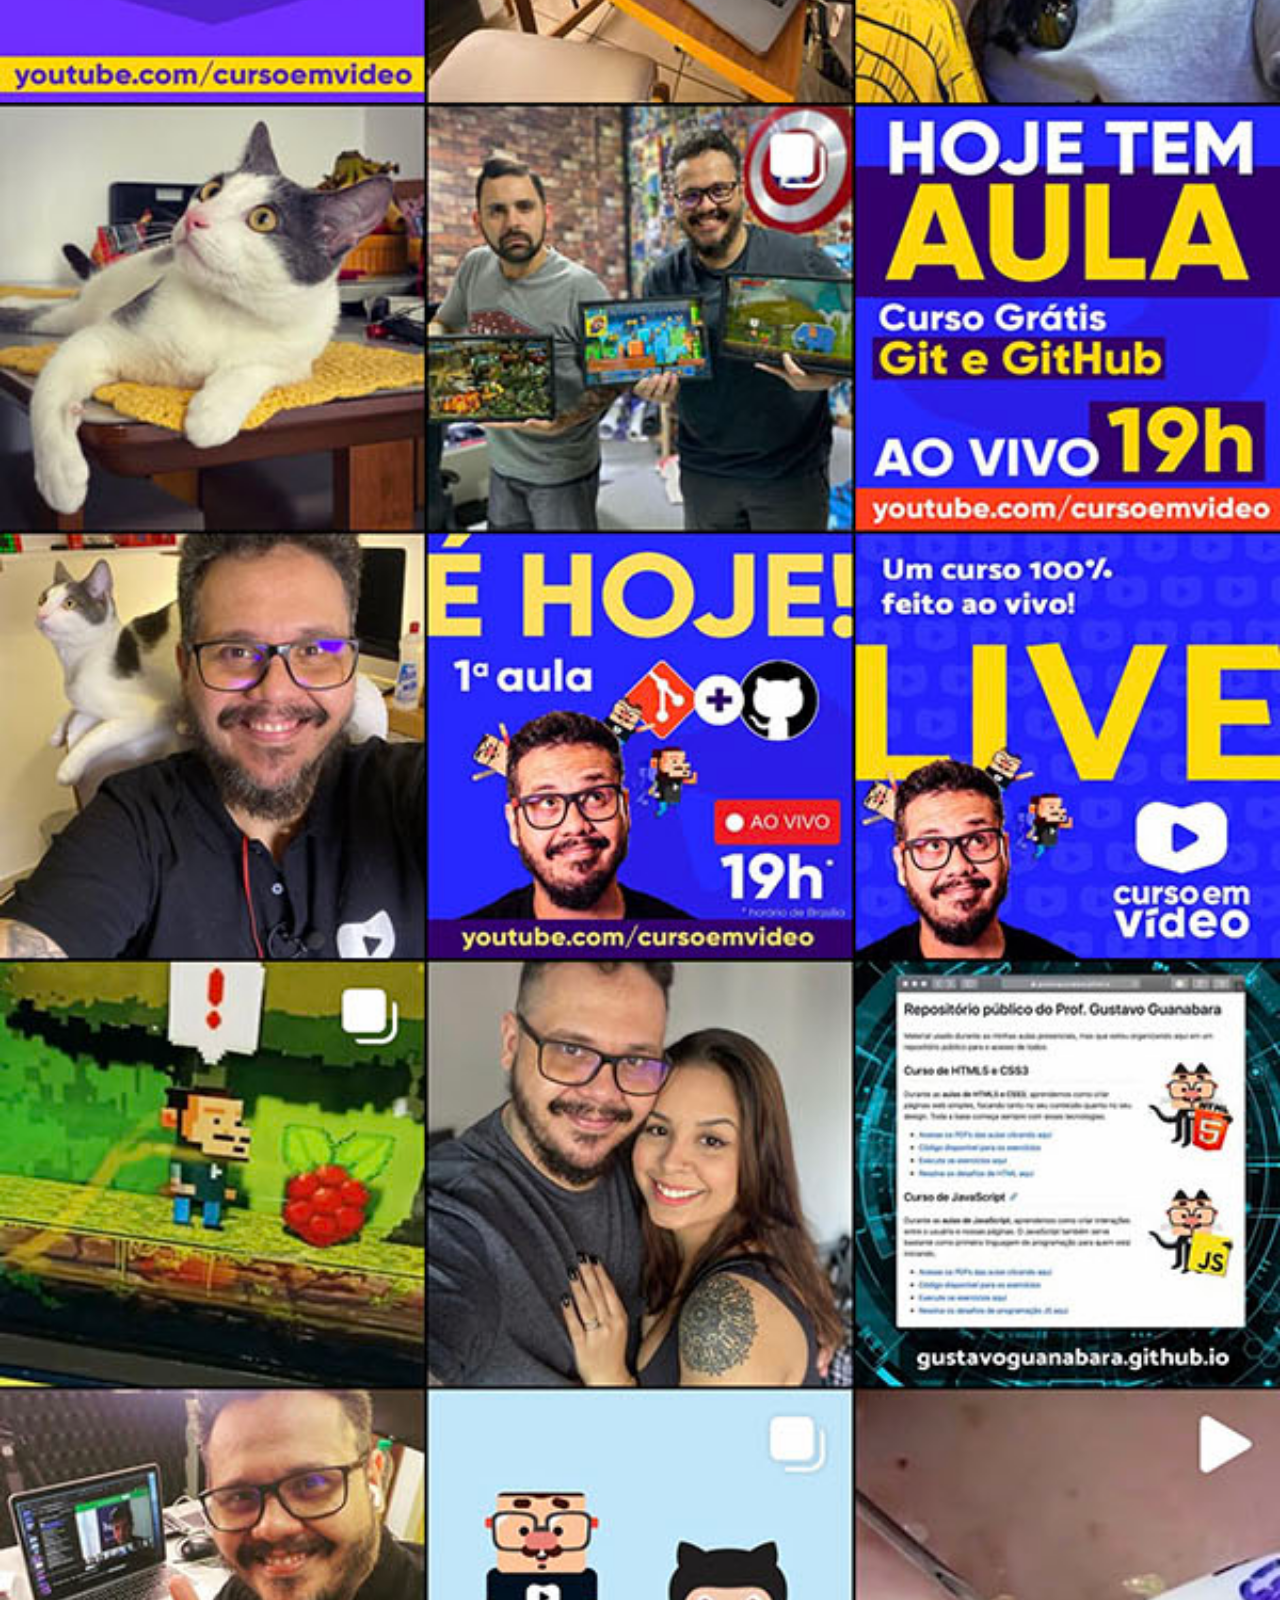
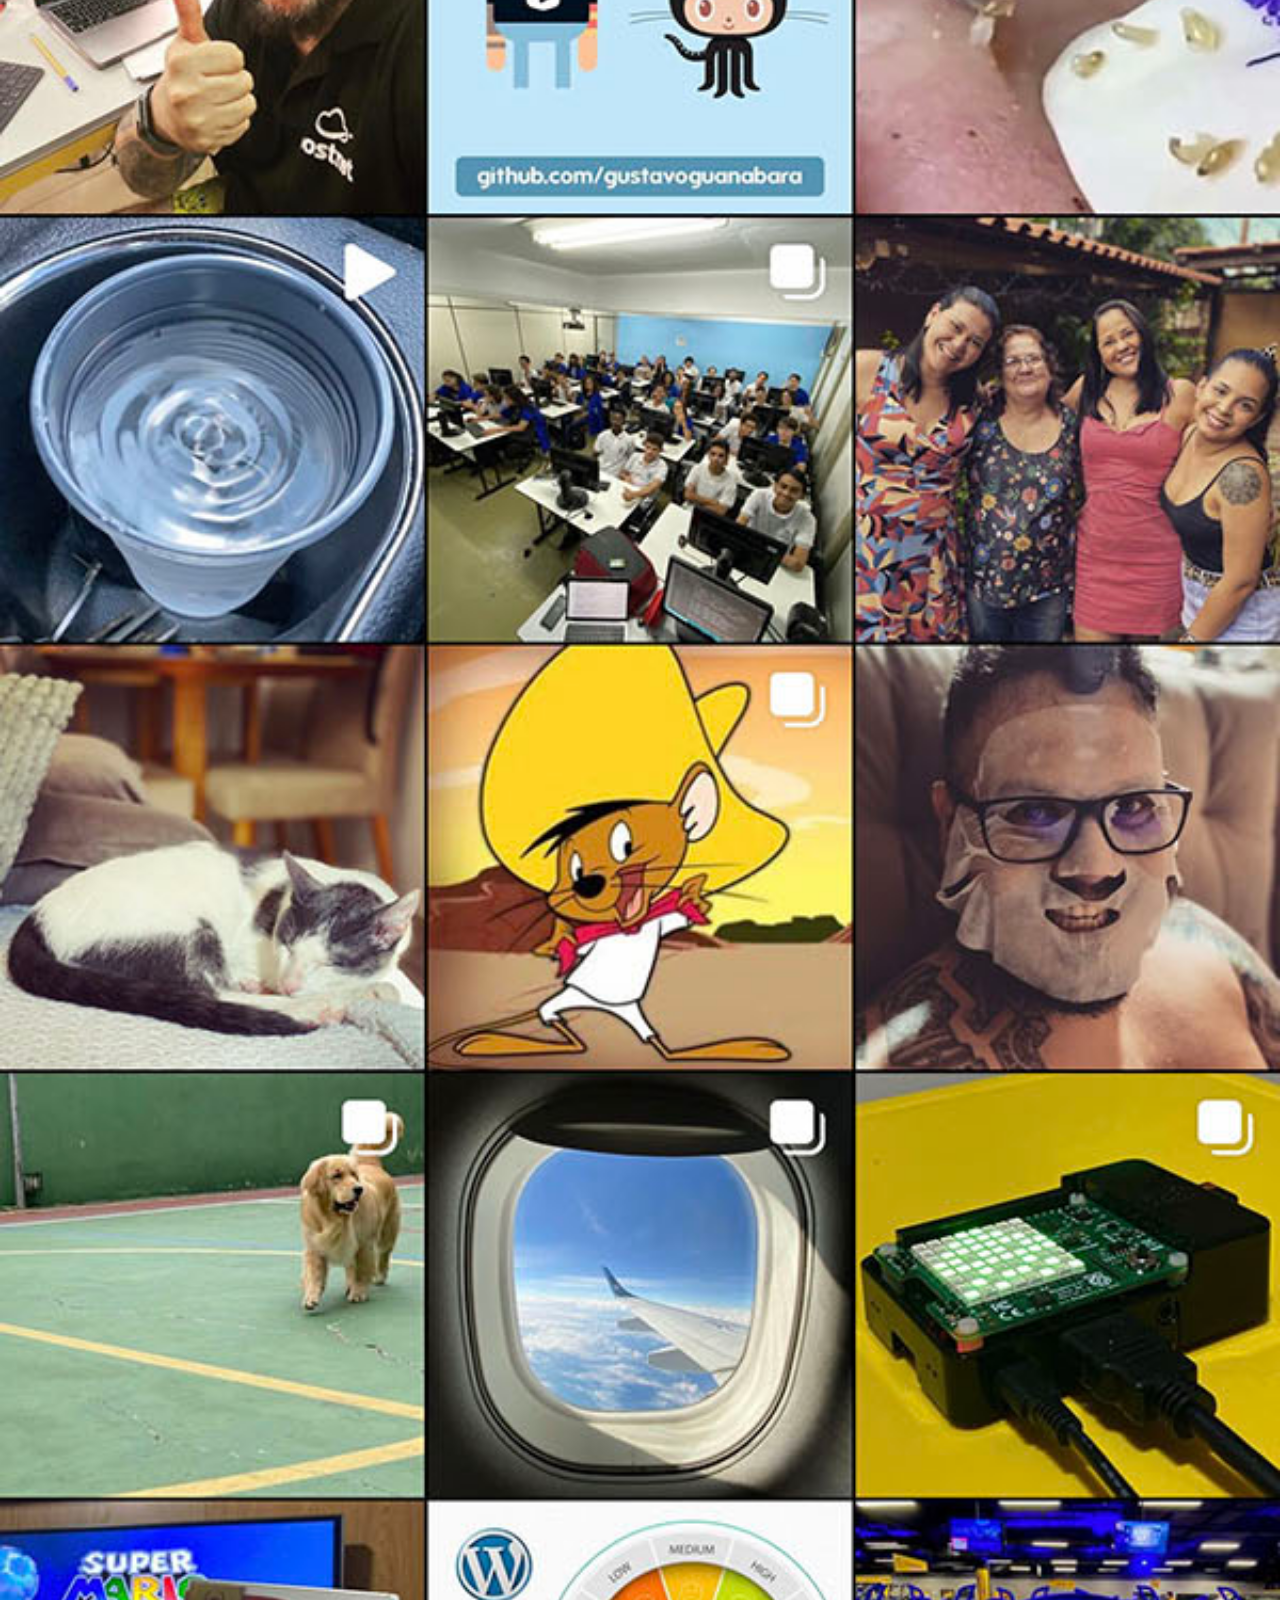
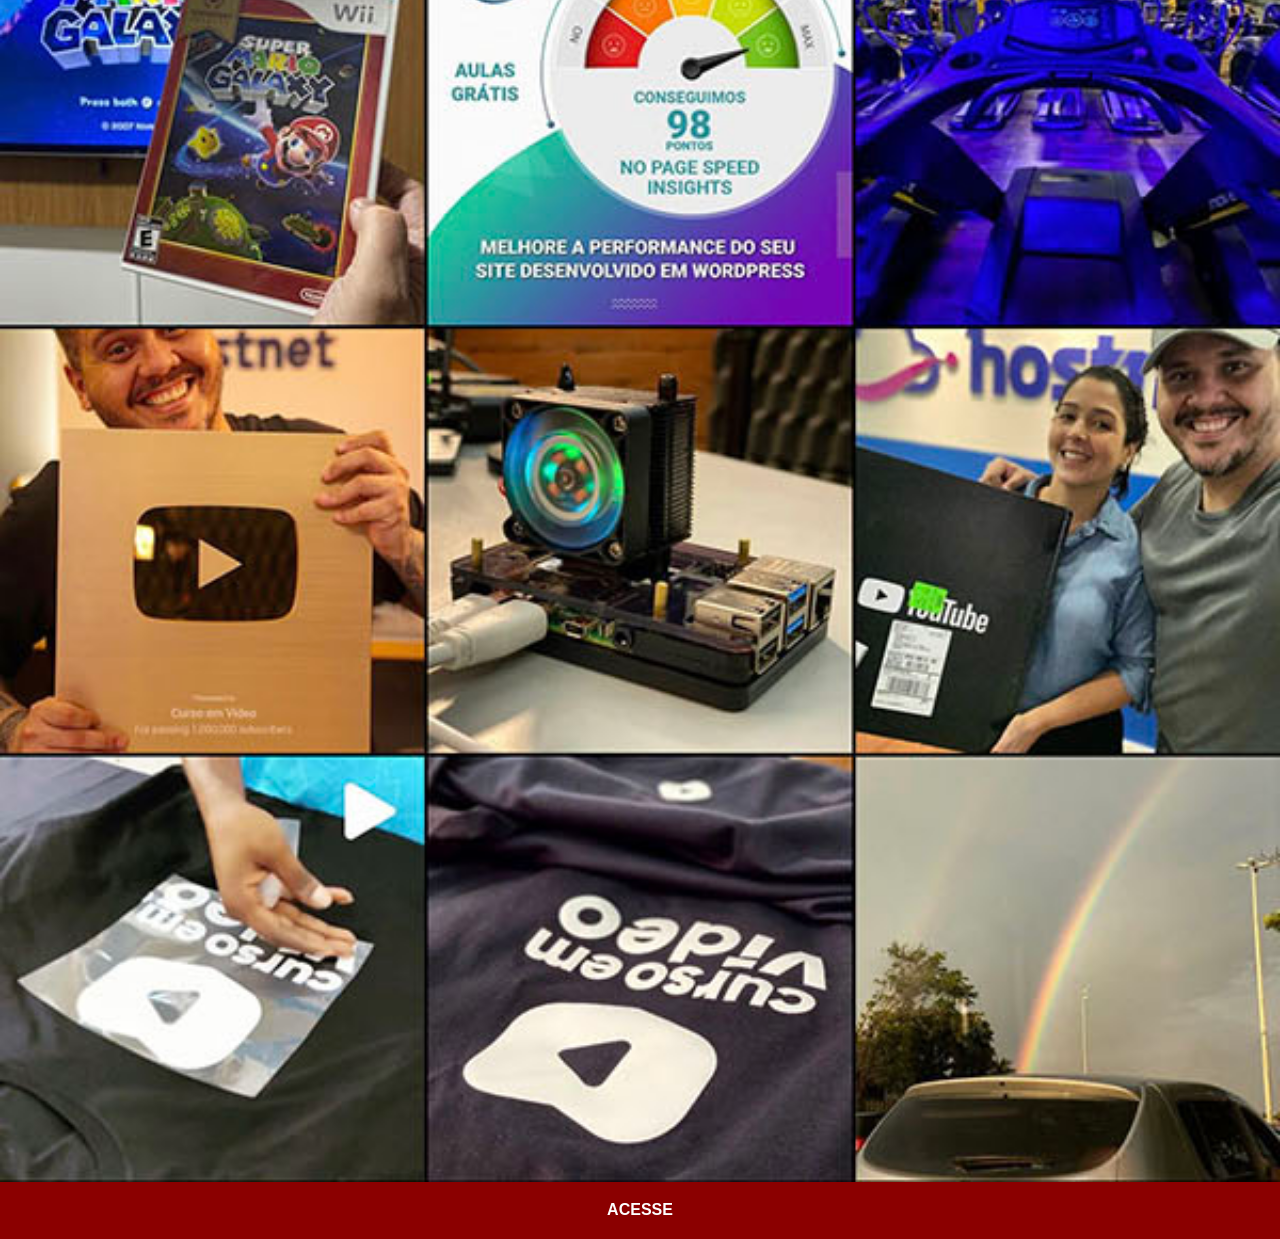
<file: instagram.html>
<!DOCTYPE html>
<html lang="pt-br">
<head>
    <meta charset="UTF-8">
    <meta name="viewport" content="width=device-width, initial-scale=1.0">
    <title>Instagram</title>
    <link rel="stylesheet" href="estilos/social.css">
</head>
<body>
    <img src="imagens/tela-instagram.jpg" alt="Instagram">
    <a href="https://www.instagram.com/gustavoguanabara/" target="_blank">ACESSE</a>
</body>
</html>
</file>
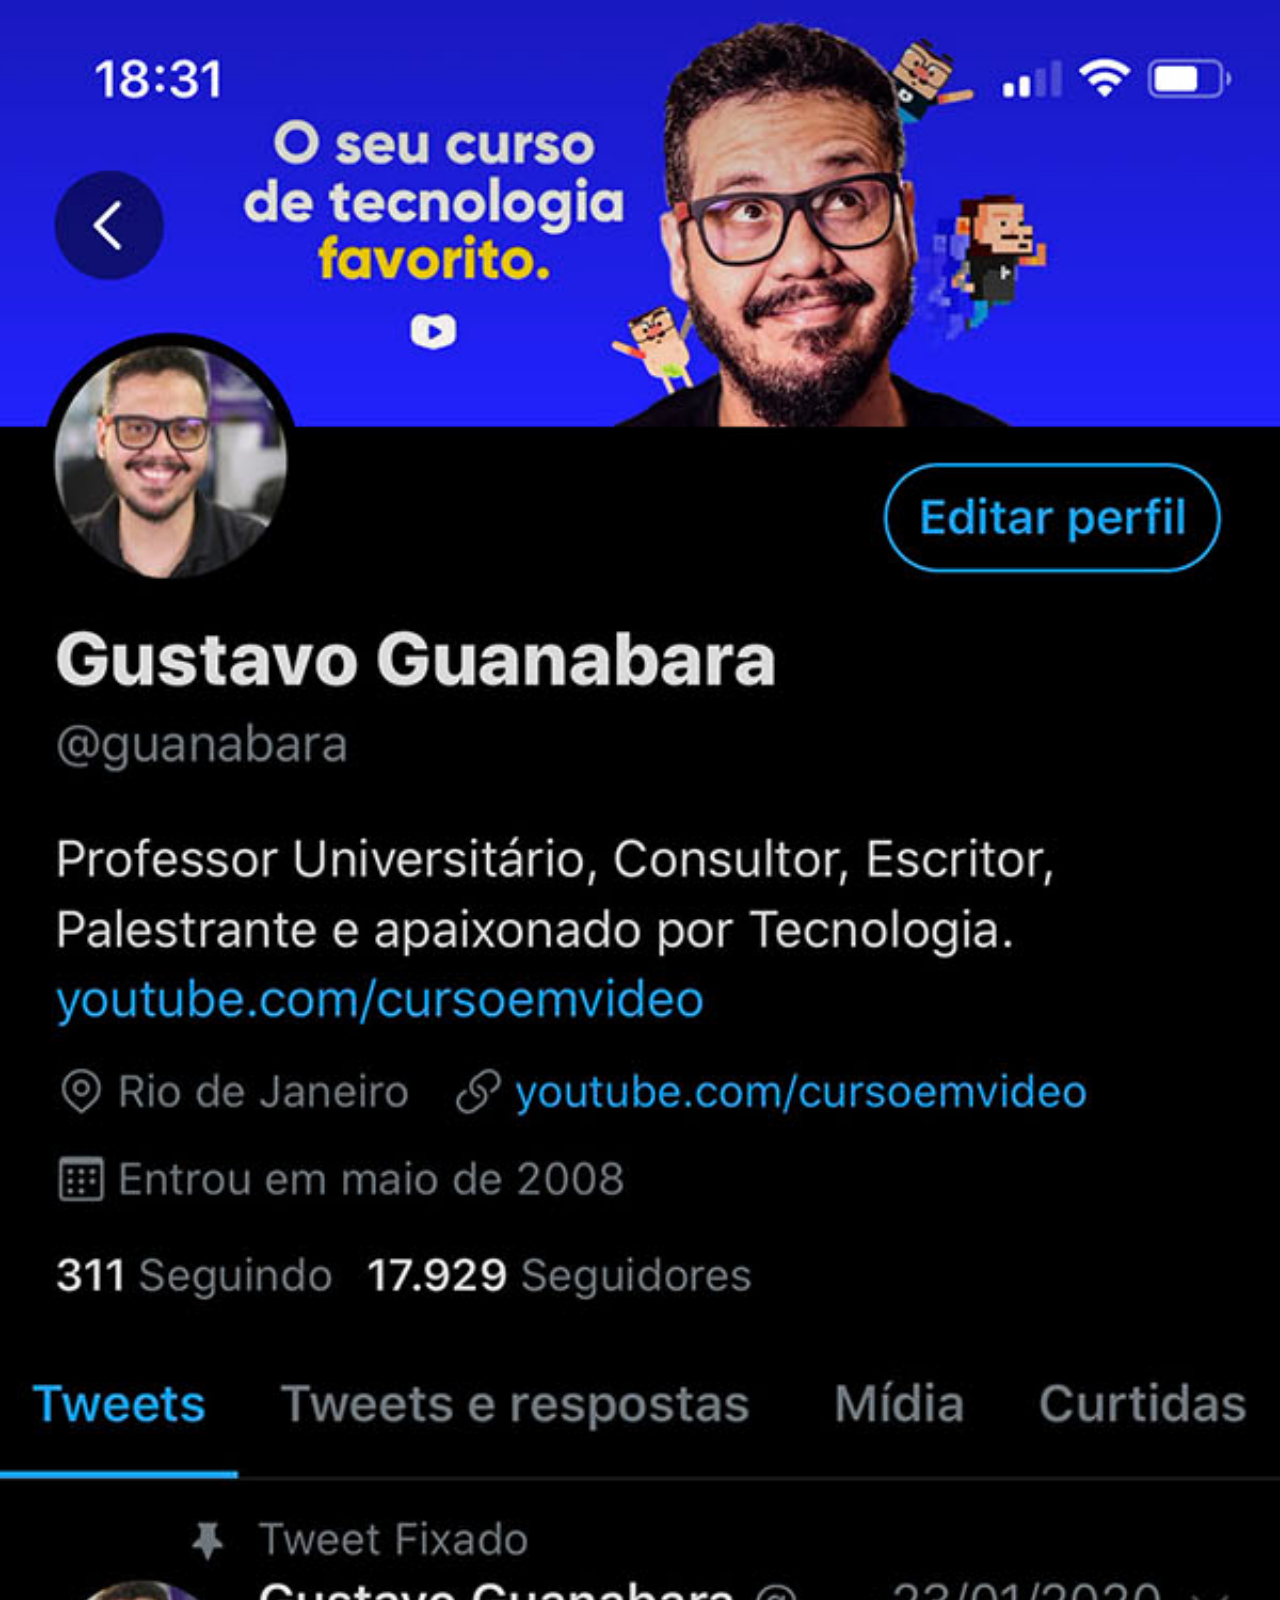
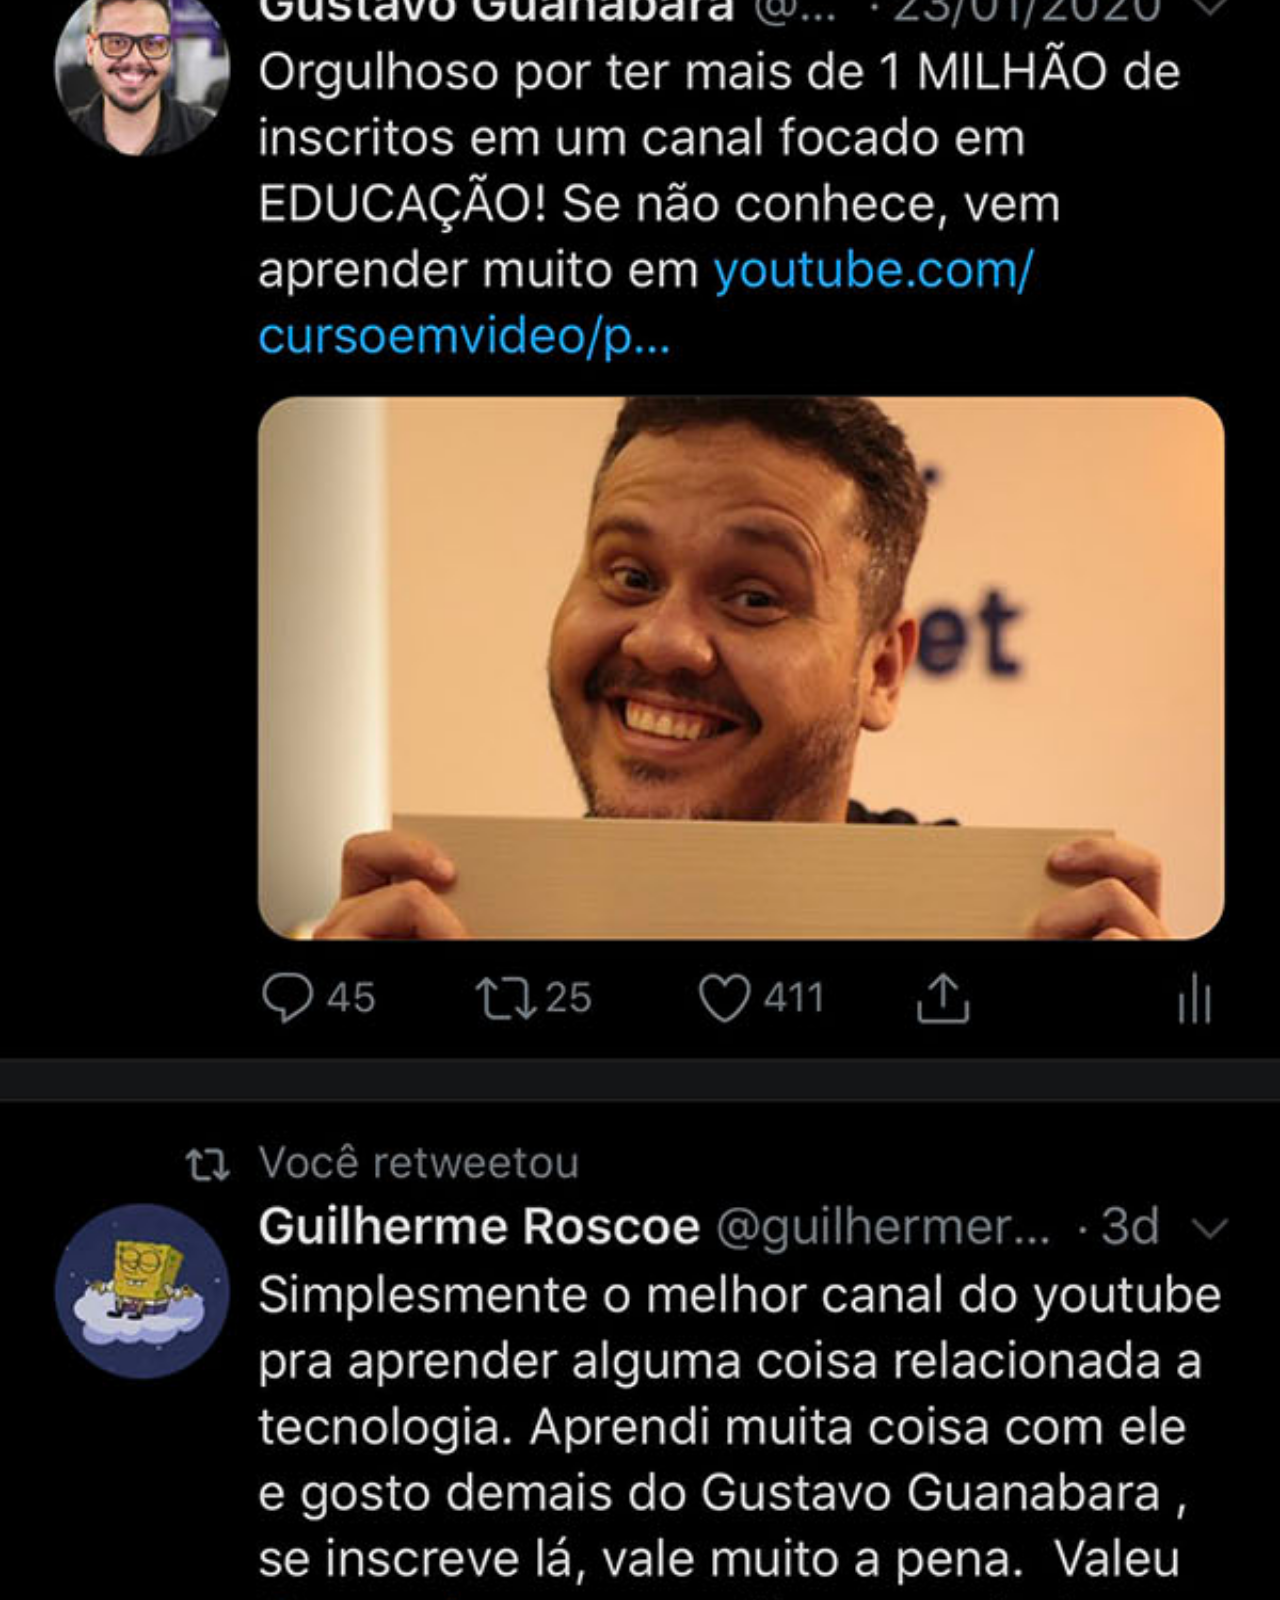
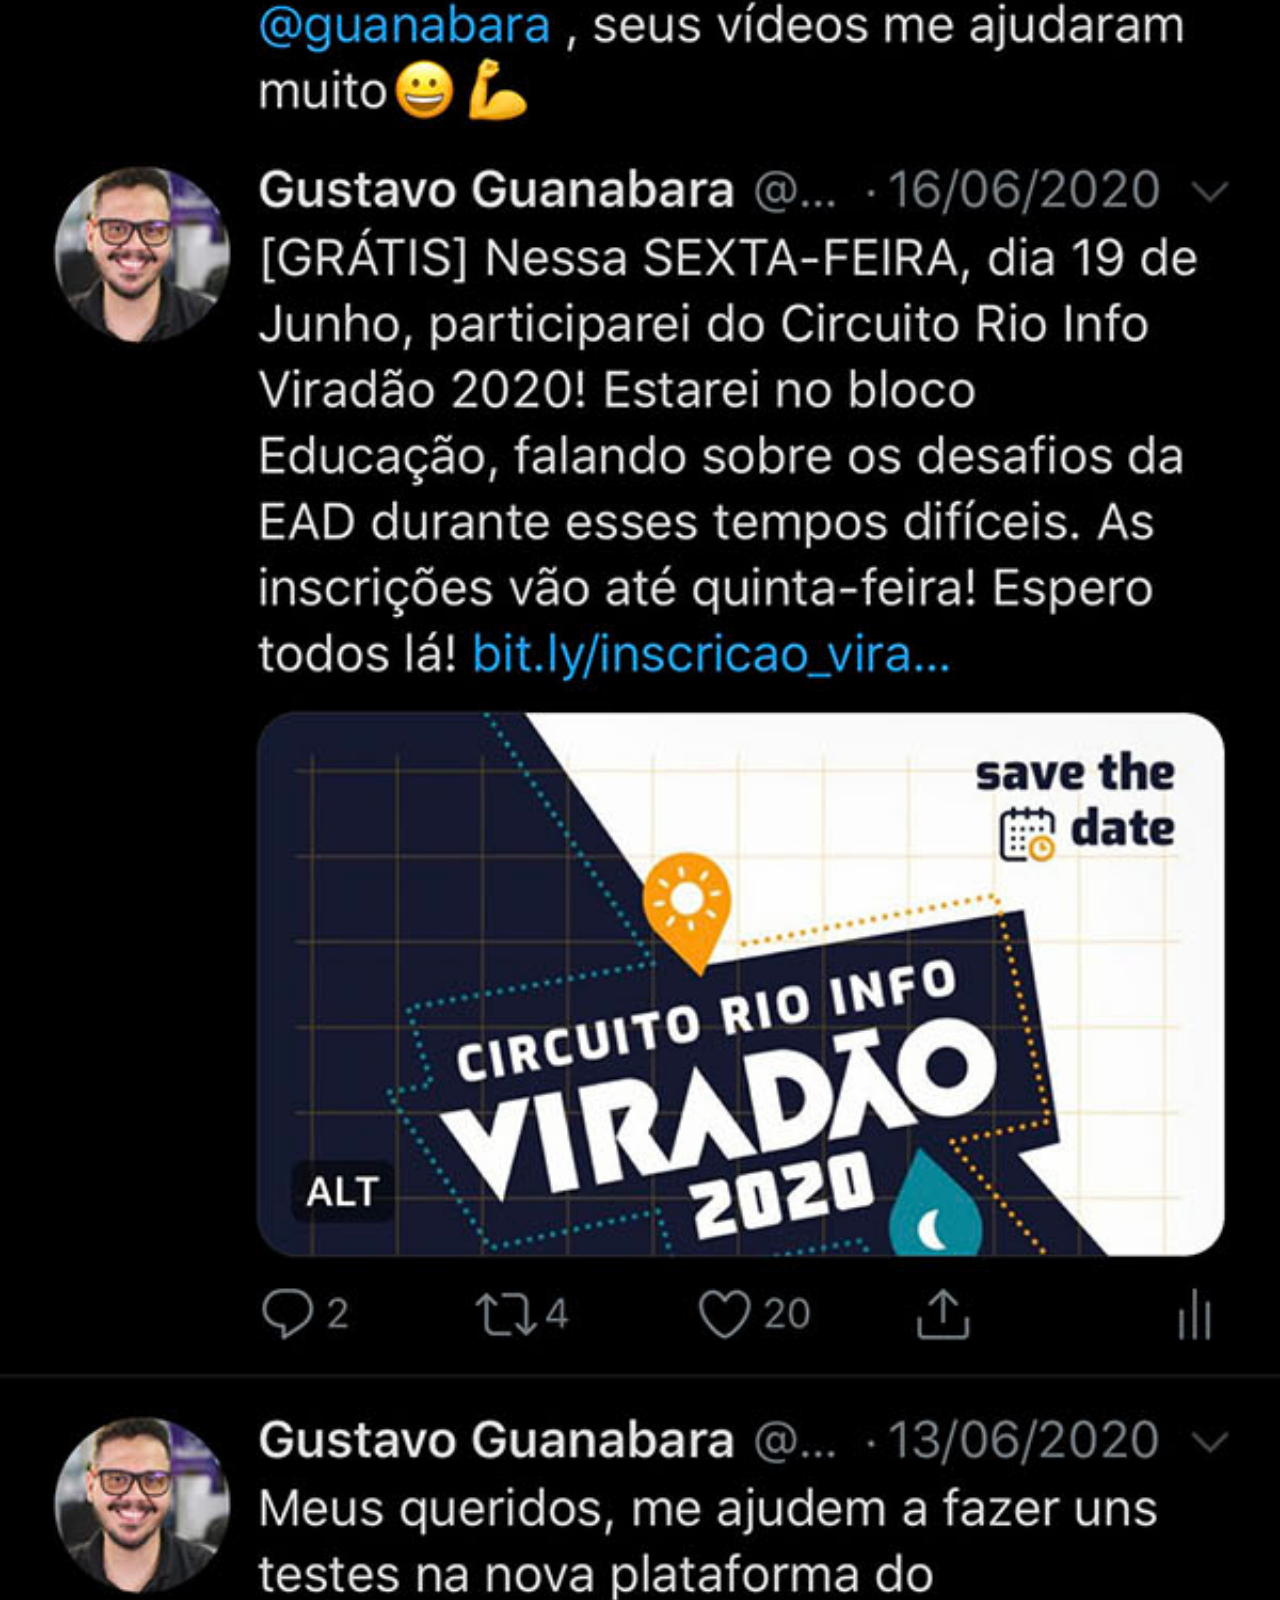
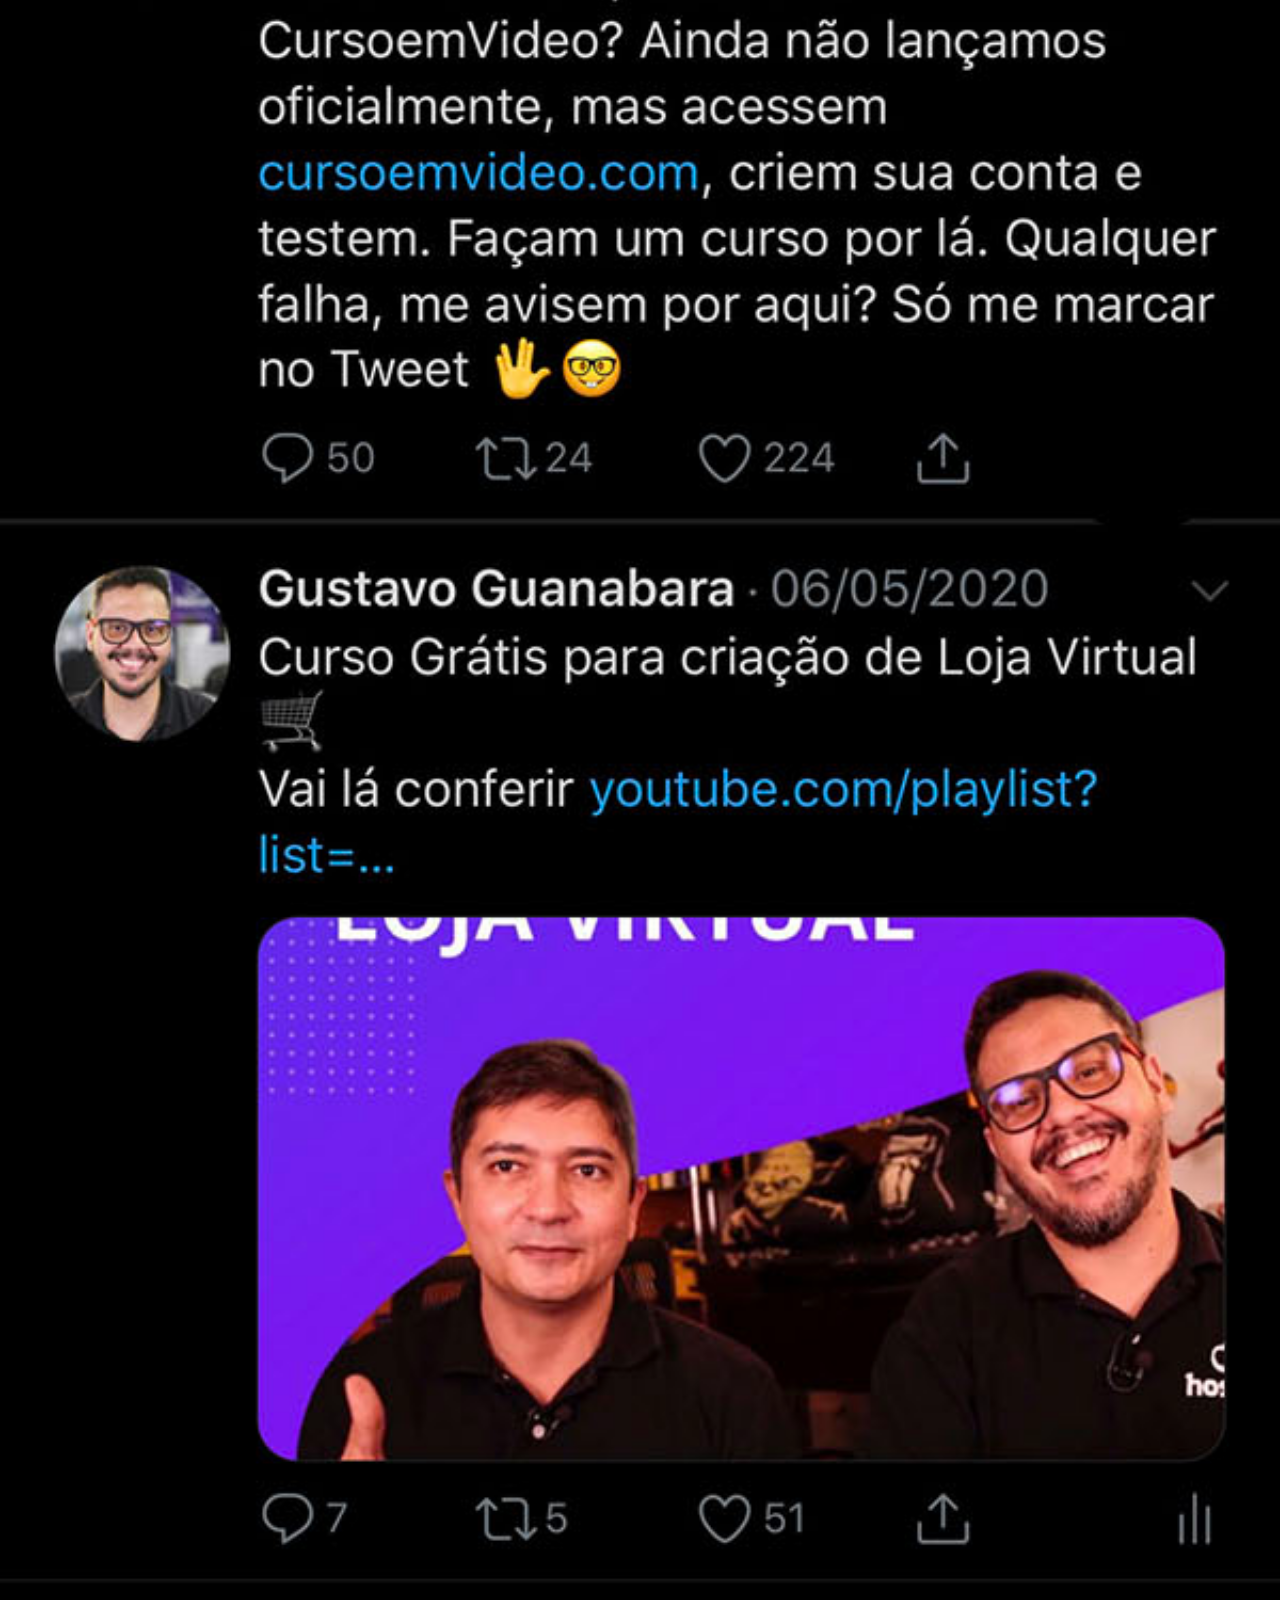
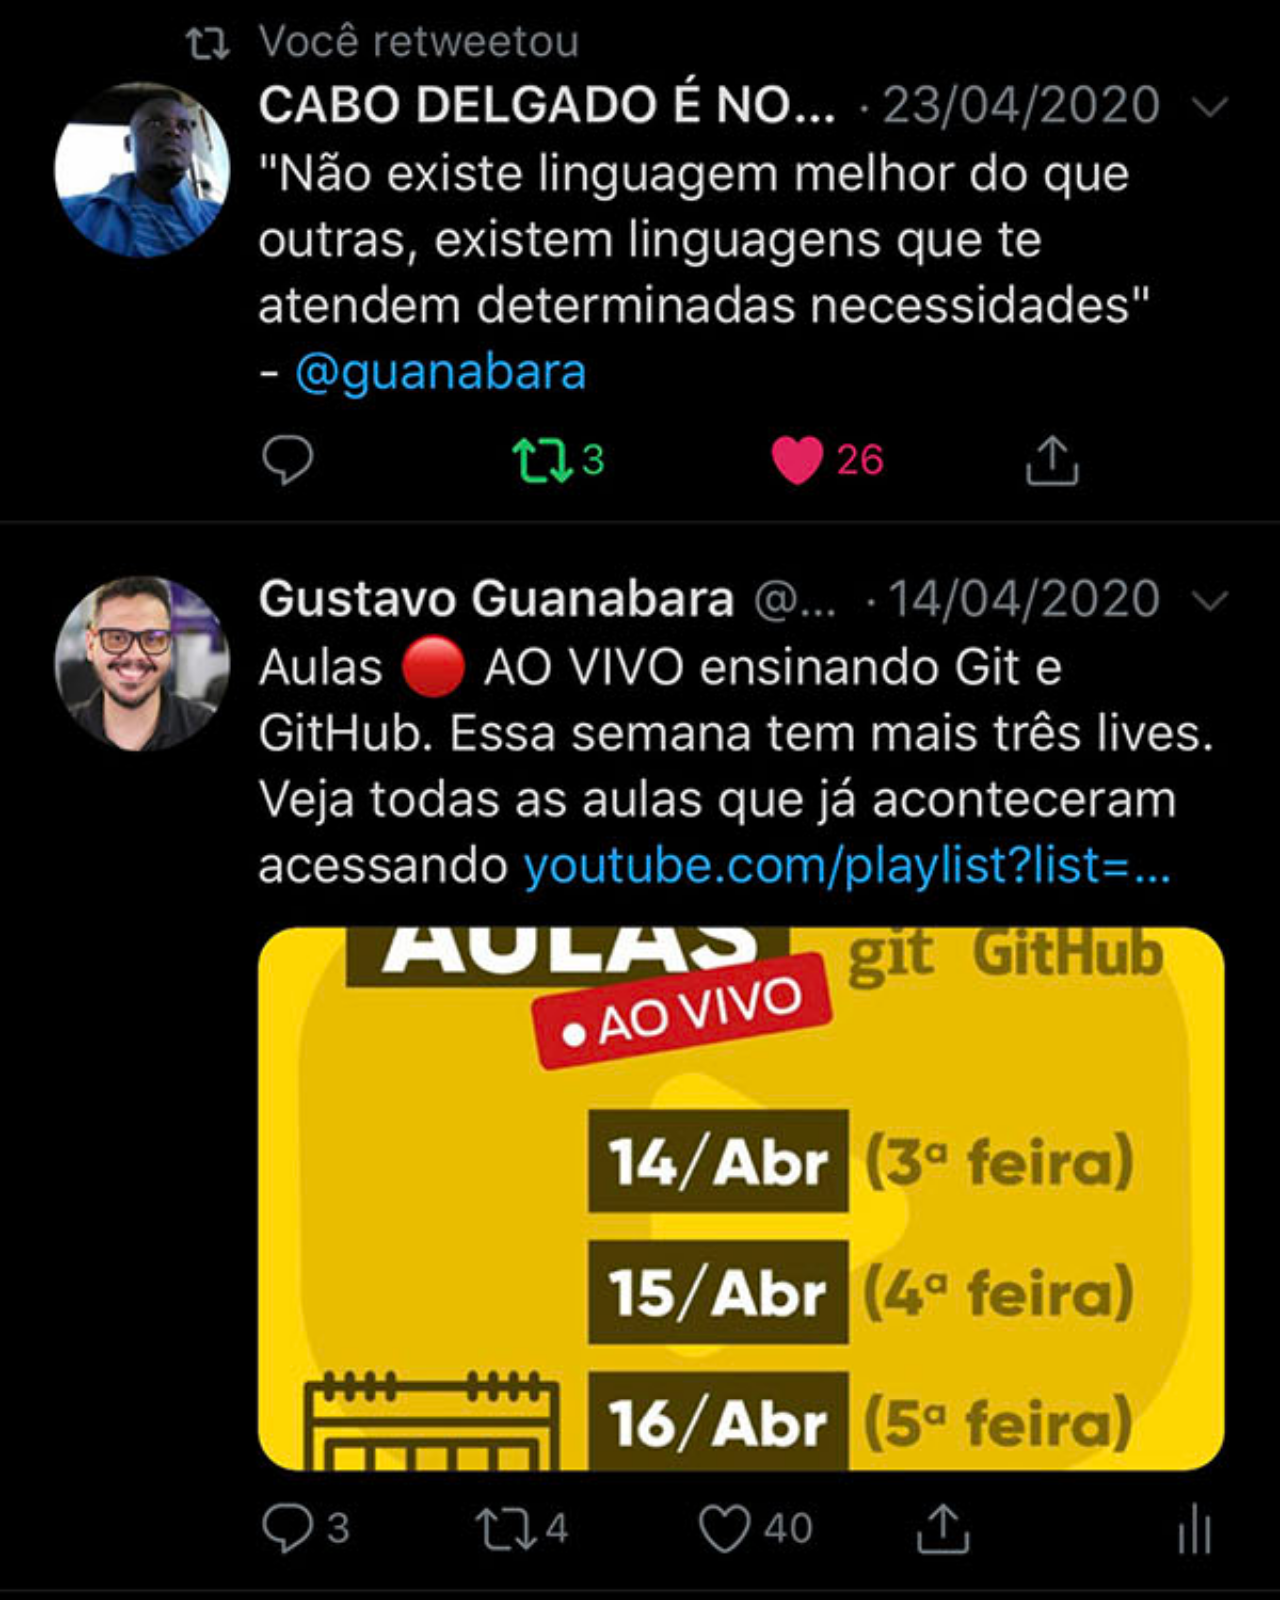
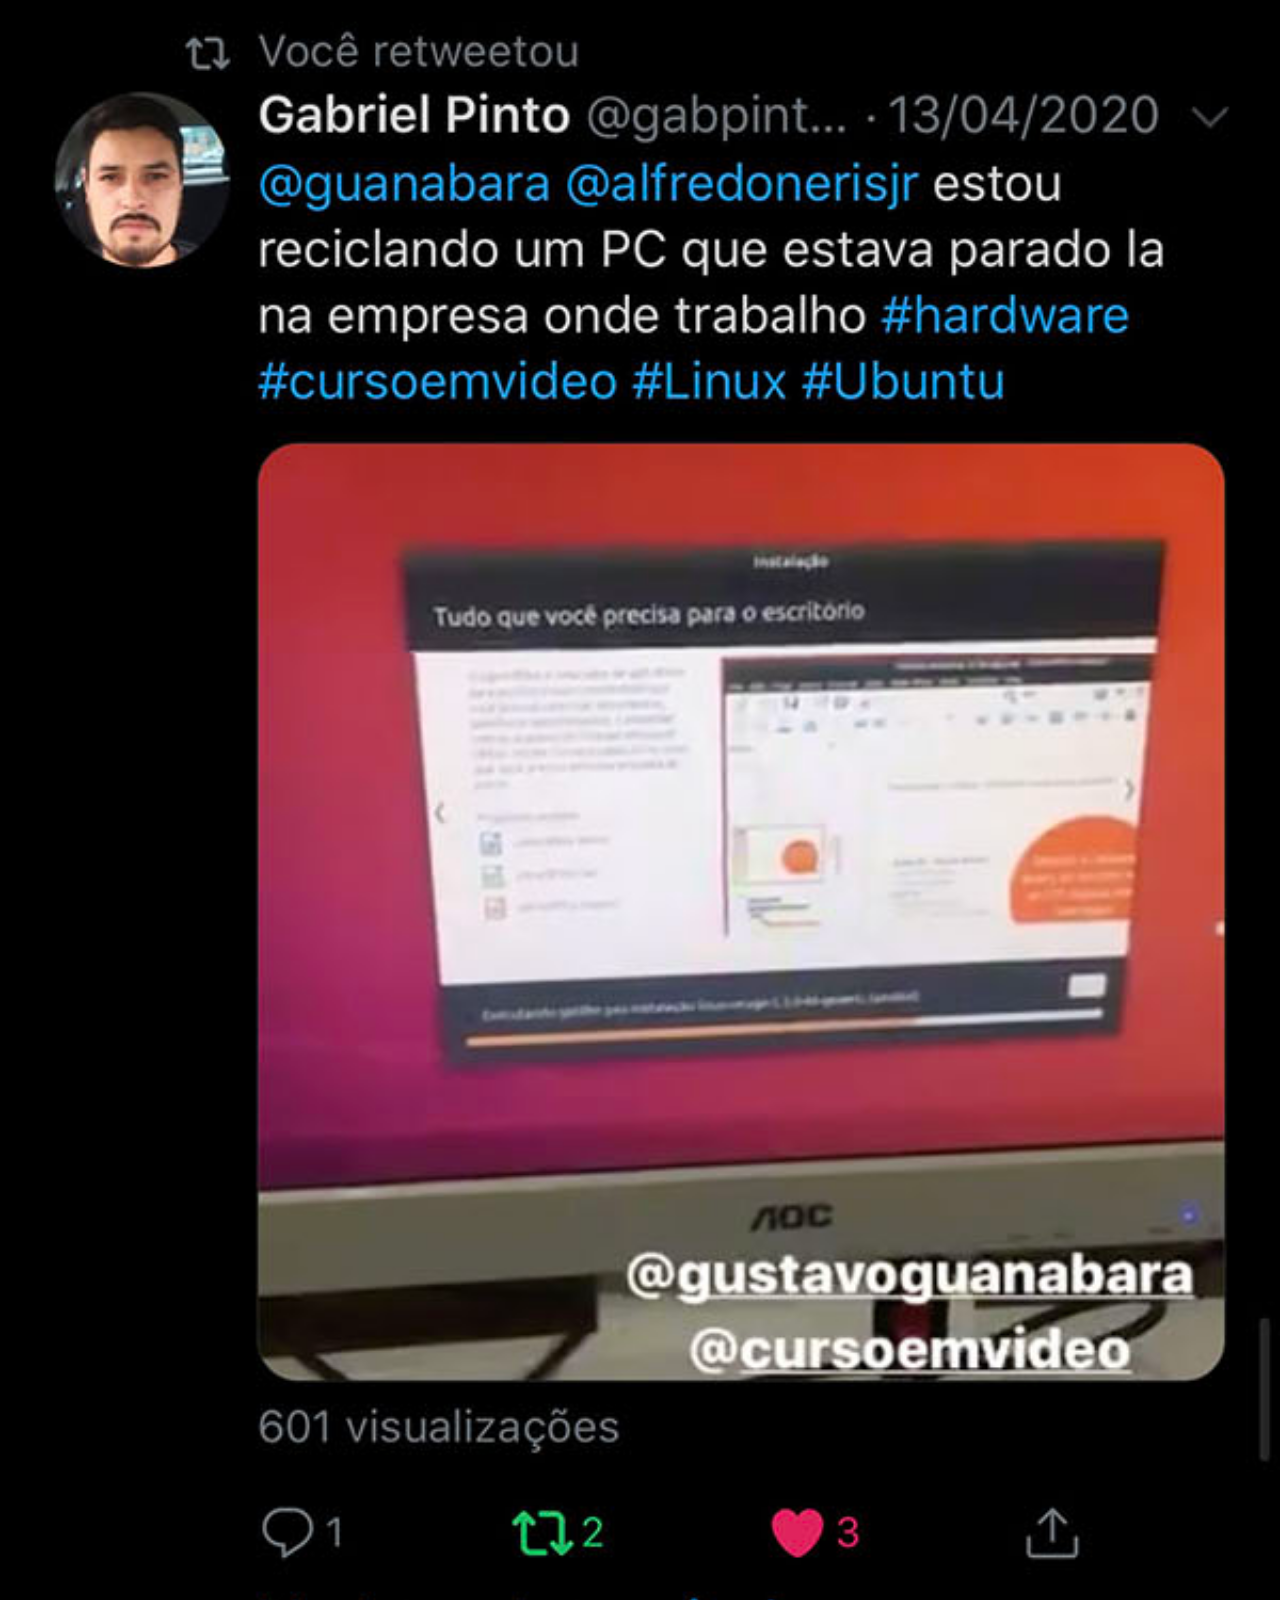
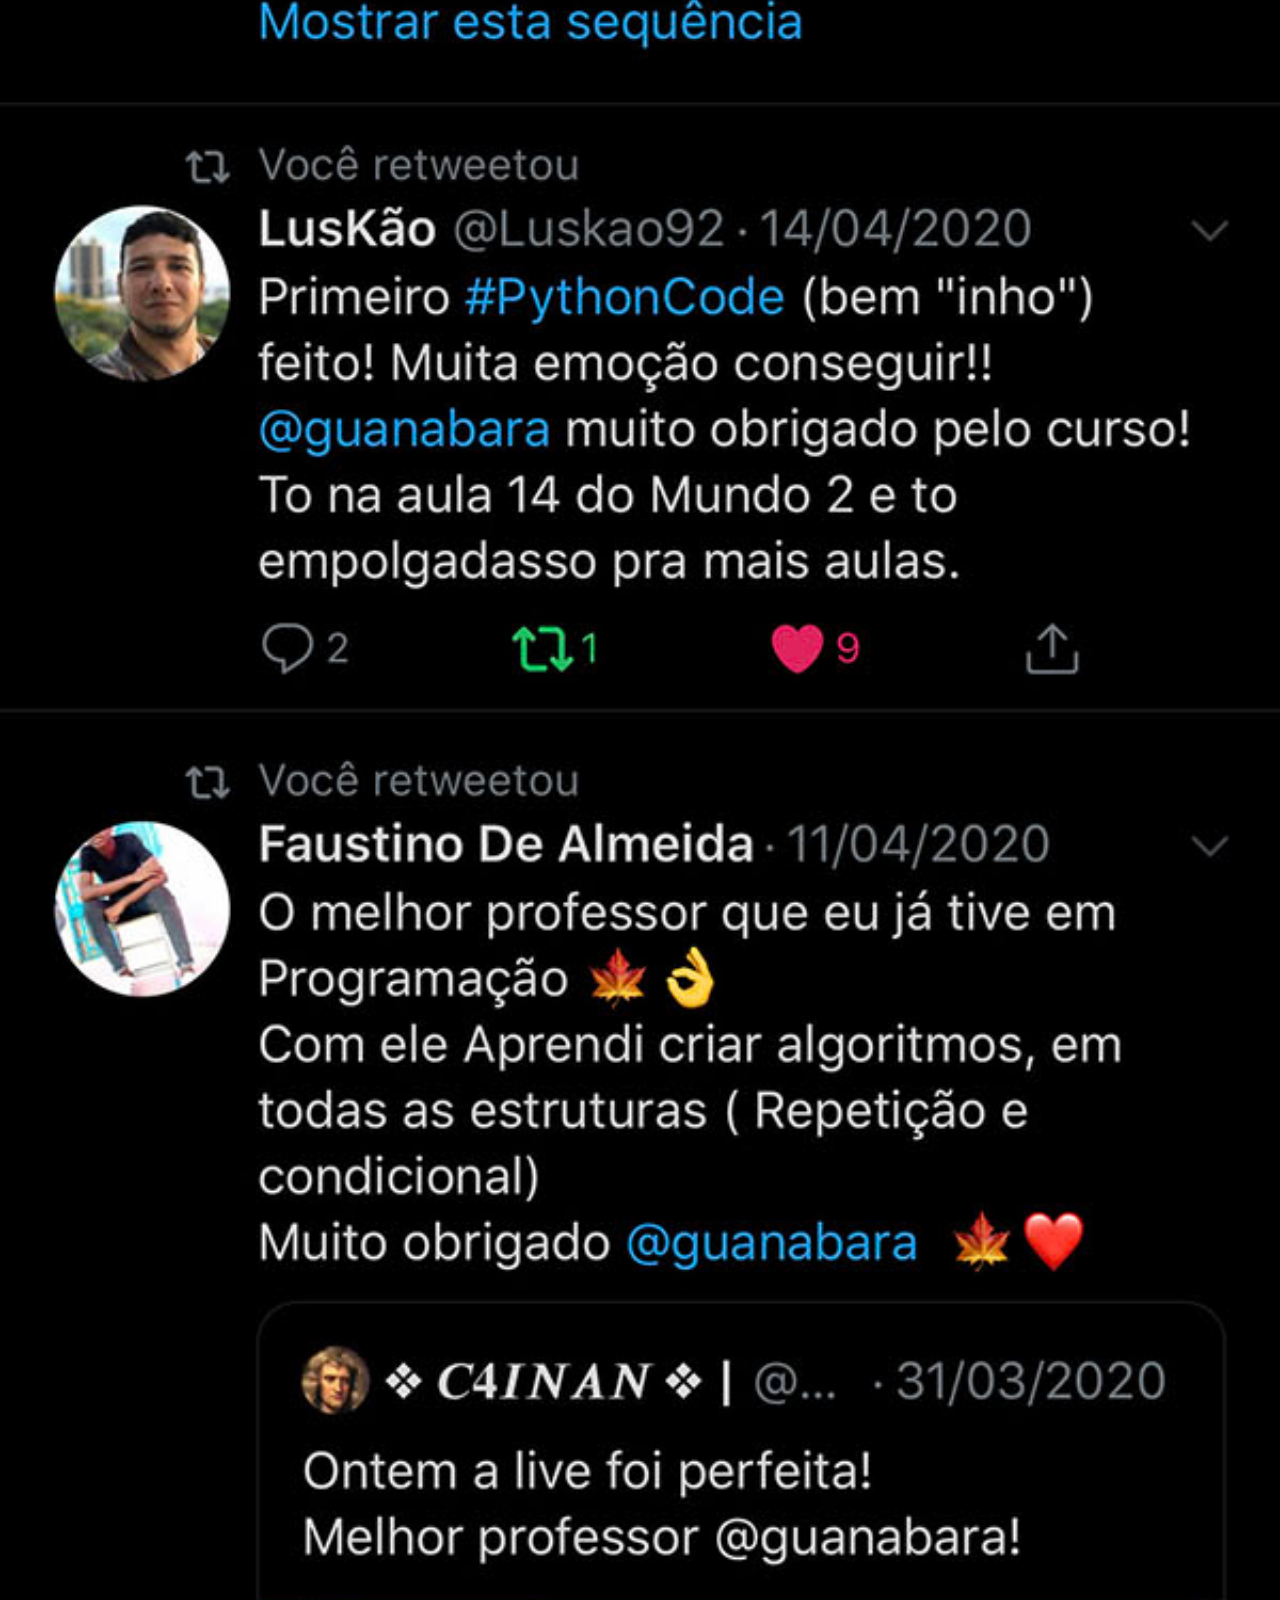
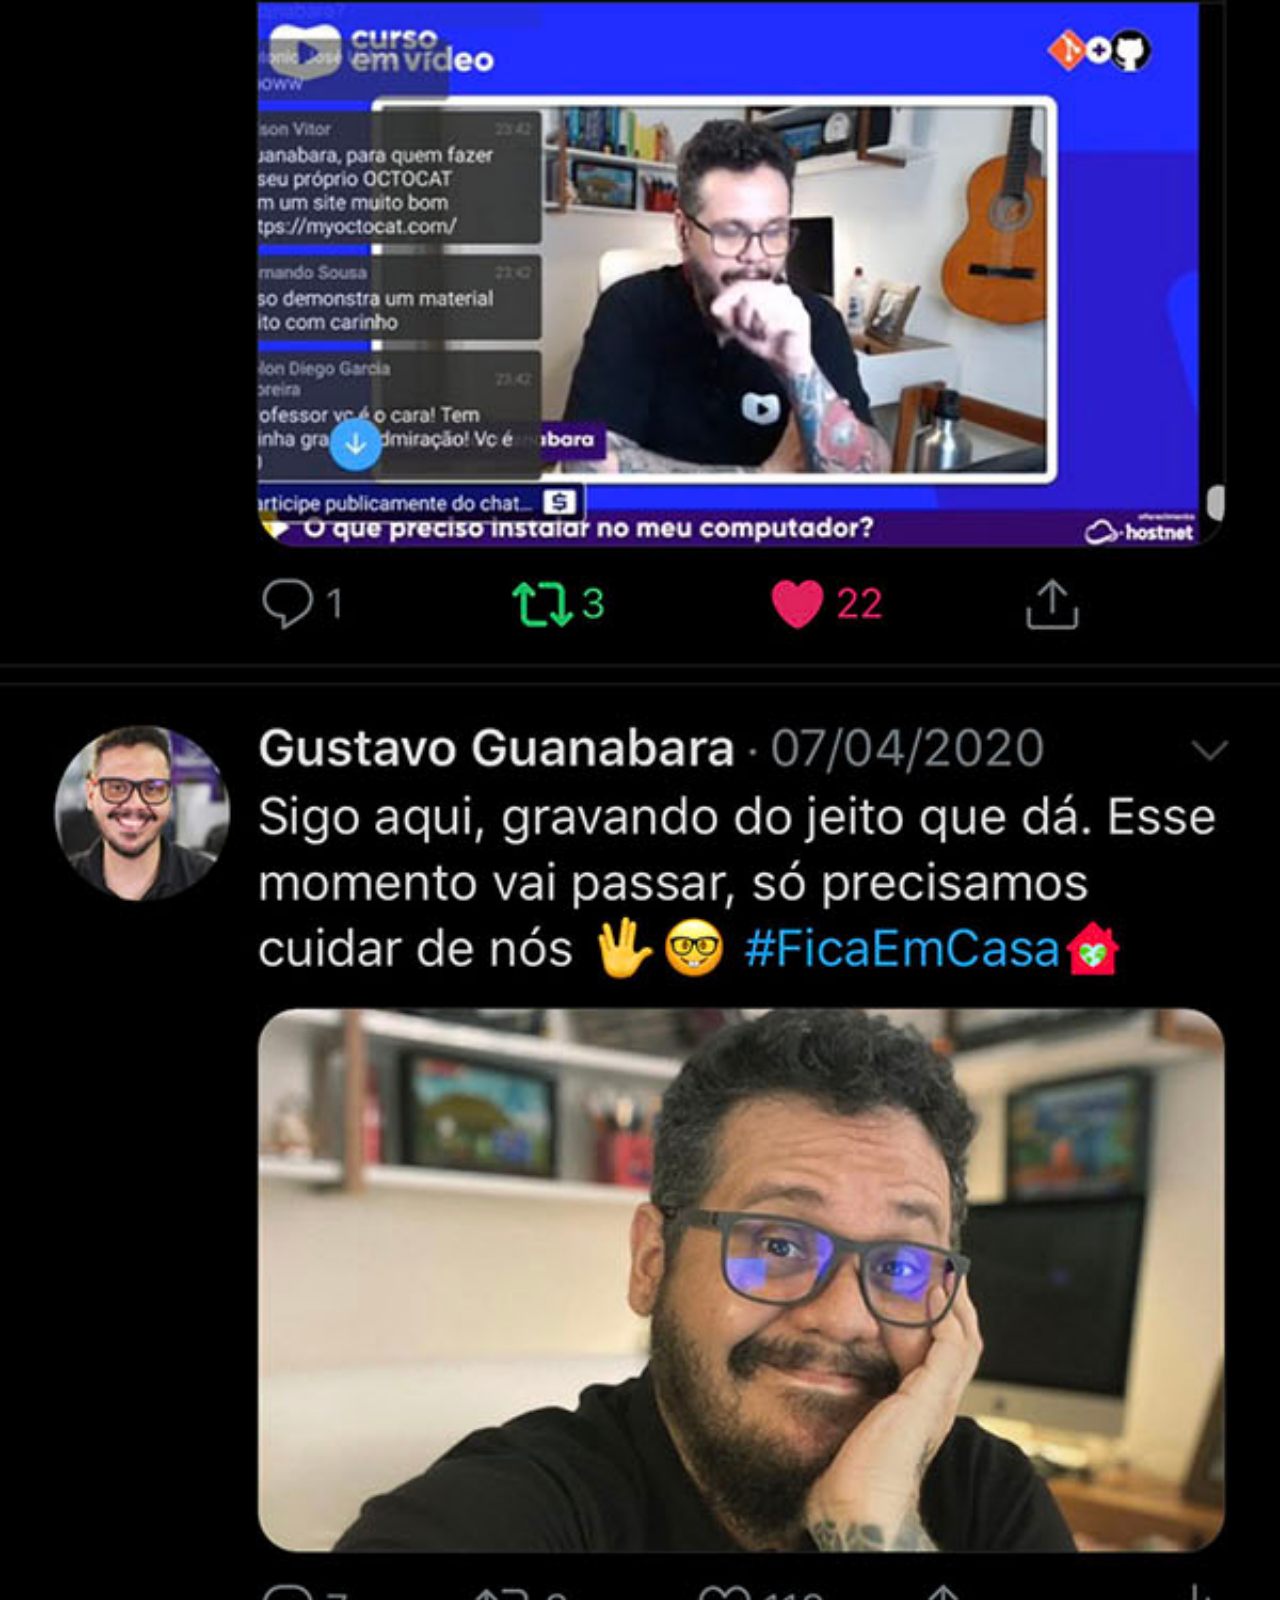
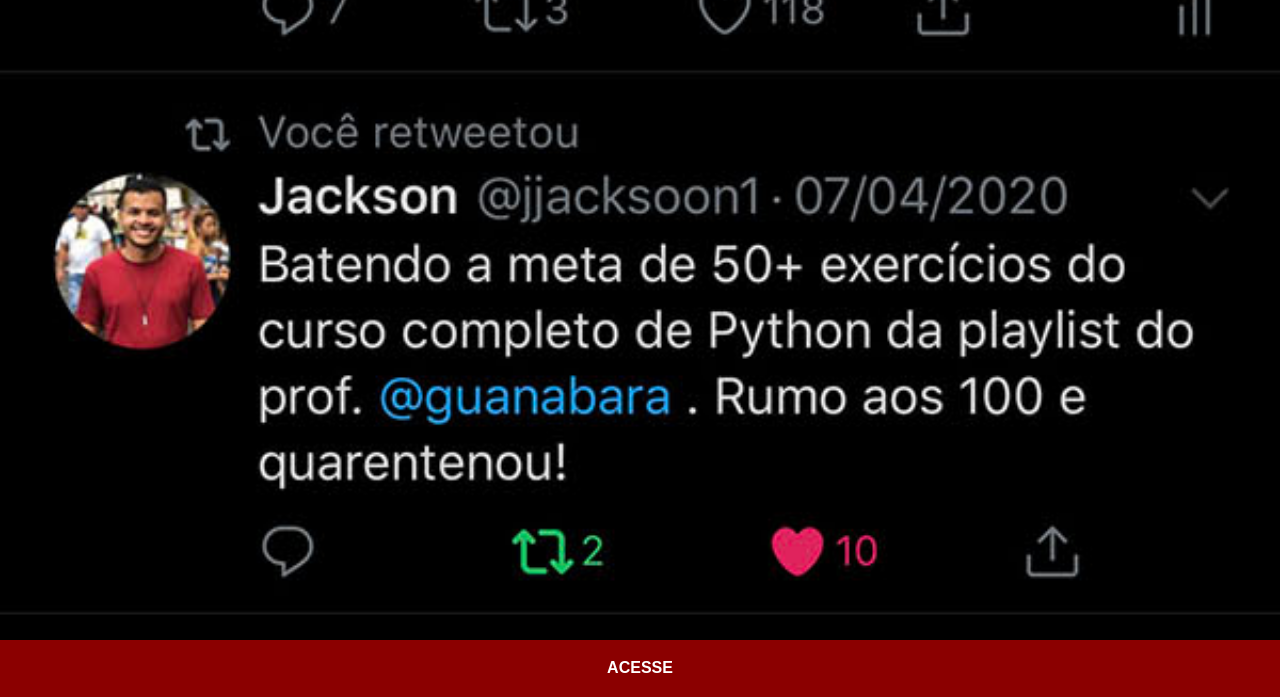
<file: twitter.html>
<!DOCTYPE html>
<html lang="pt-br">
<head>
    <meta charset="UTF-8">
    <meta name="viewport" content="width=device-width, initial-scale=1.0">
    <title>Twitter</title>
    <link rel="stylesheet" href="estilos/social.css">
</head>
<body>
    <img src="imagens/tela-twitter.jpg" alt="Twitter">
    <a href="https://x.com/guanabara" target="_blank">ACESSE</a>
</body>
</html>
</file>
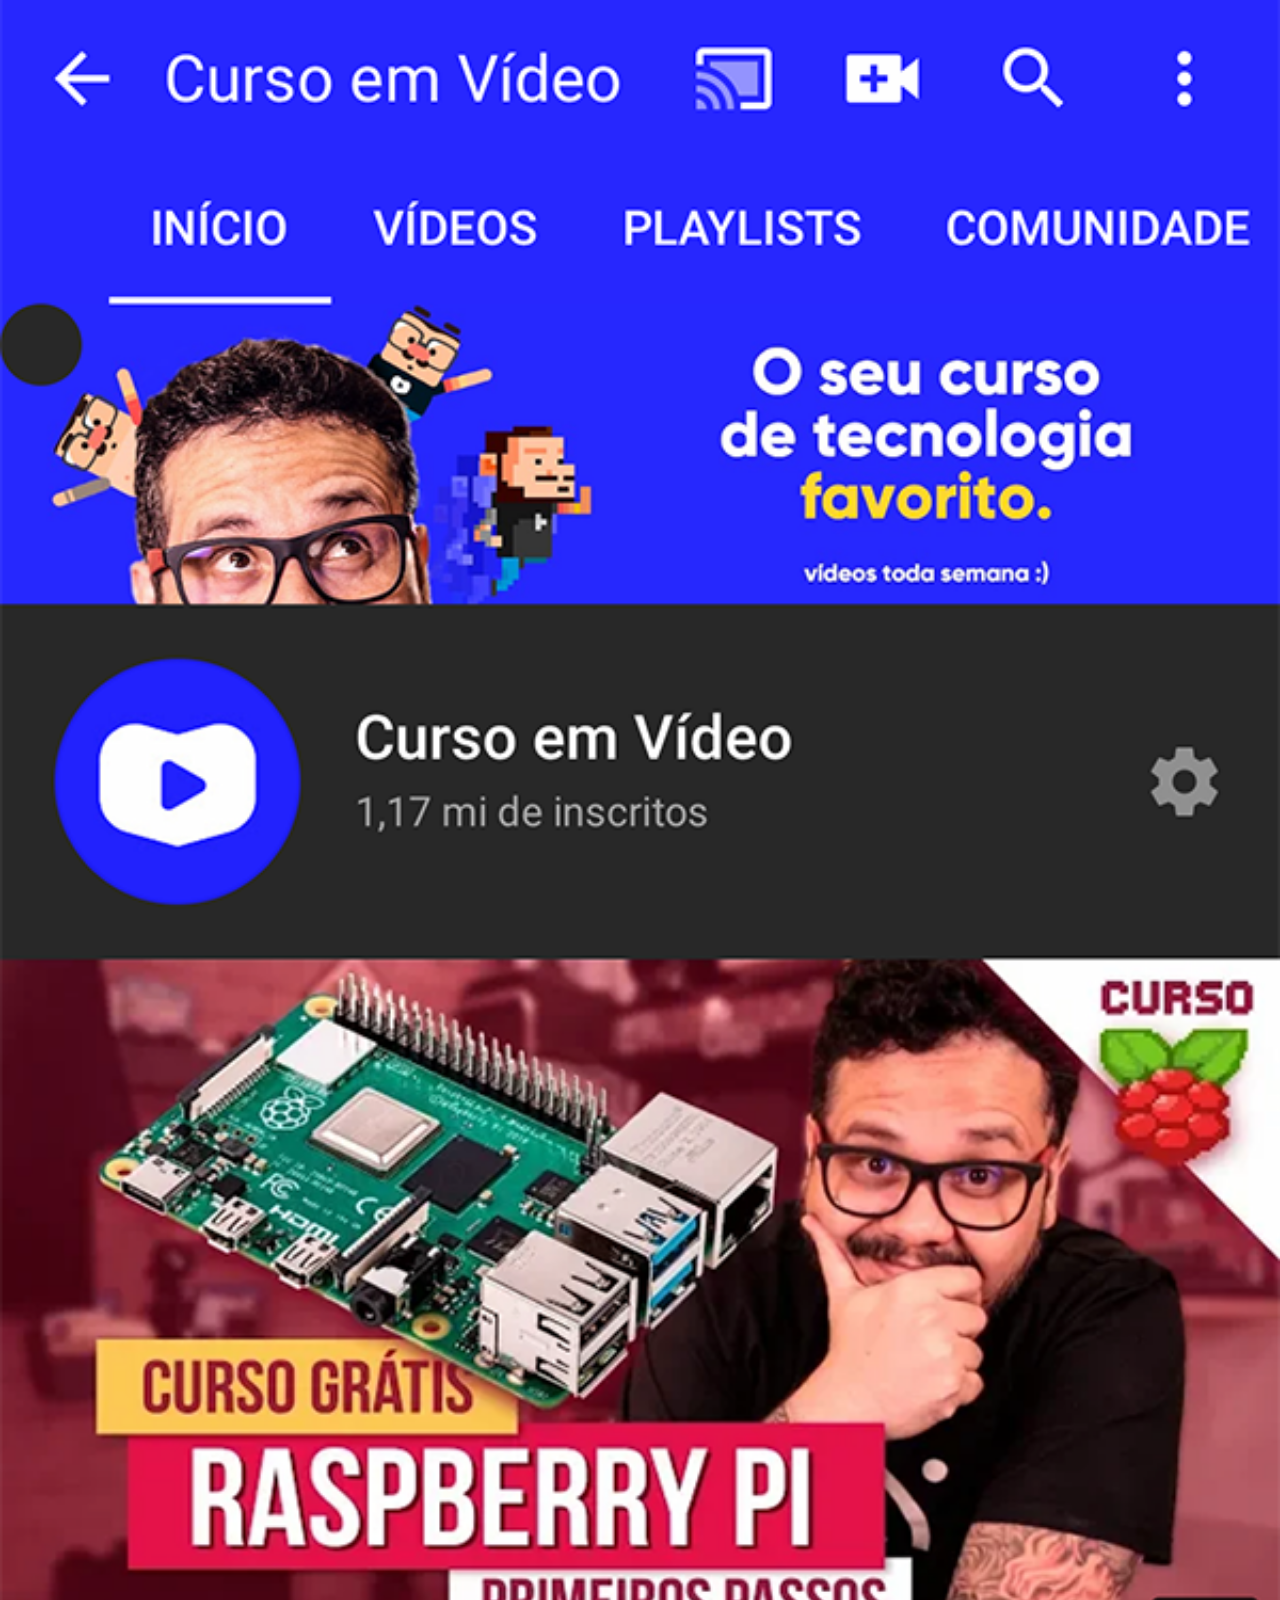
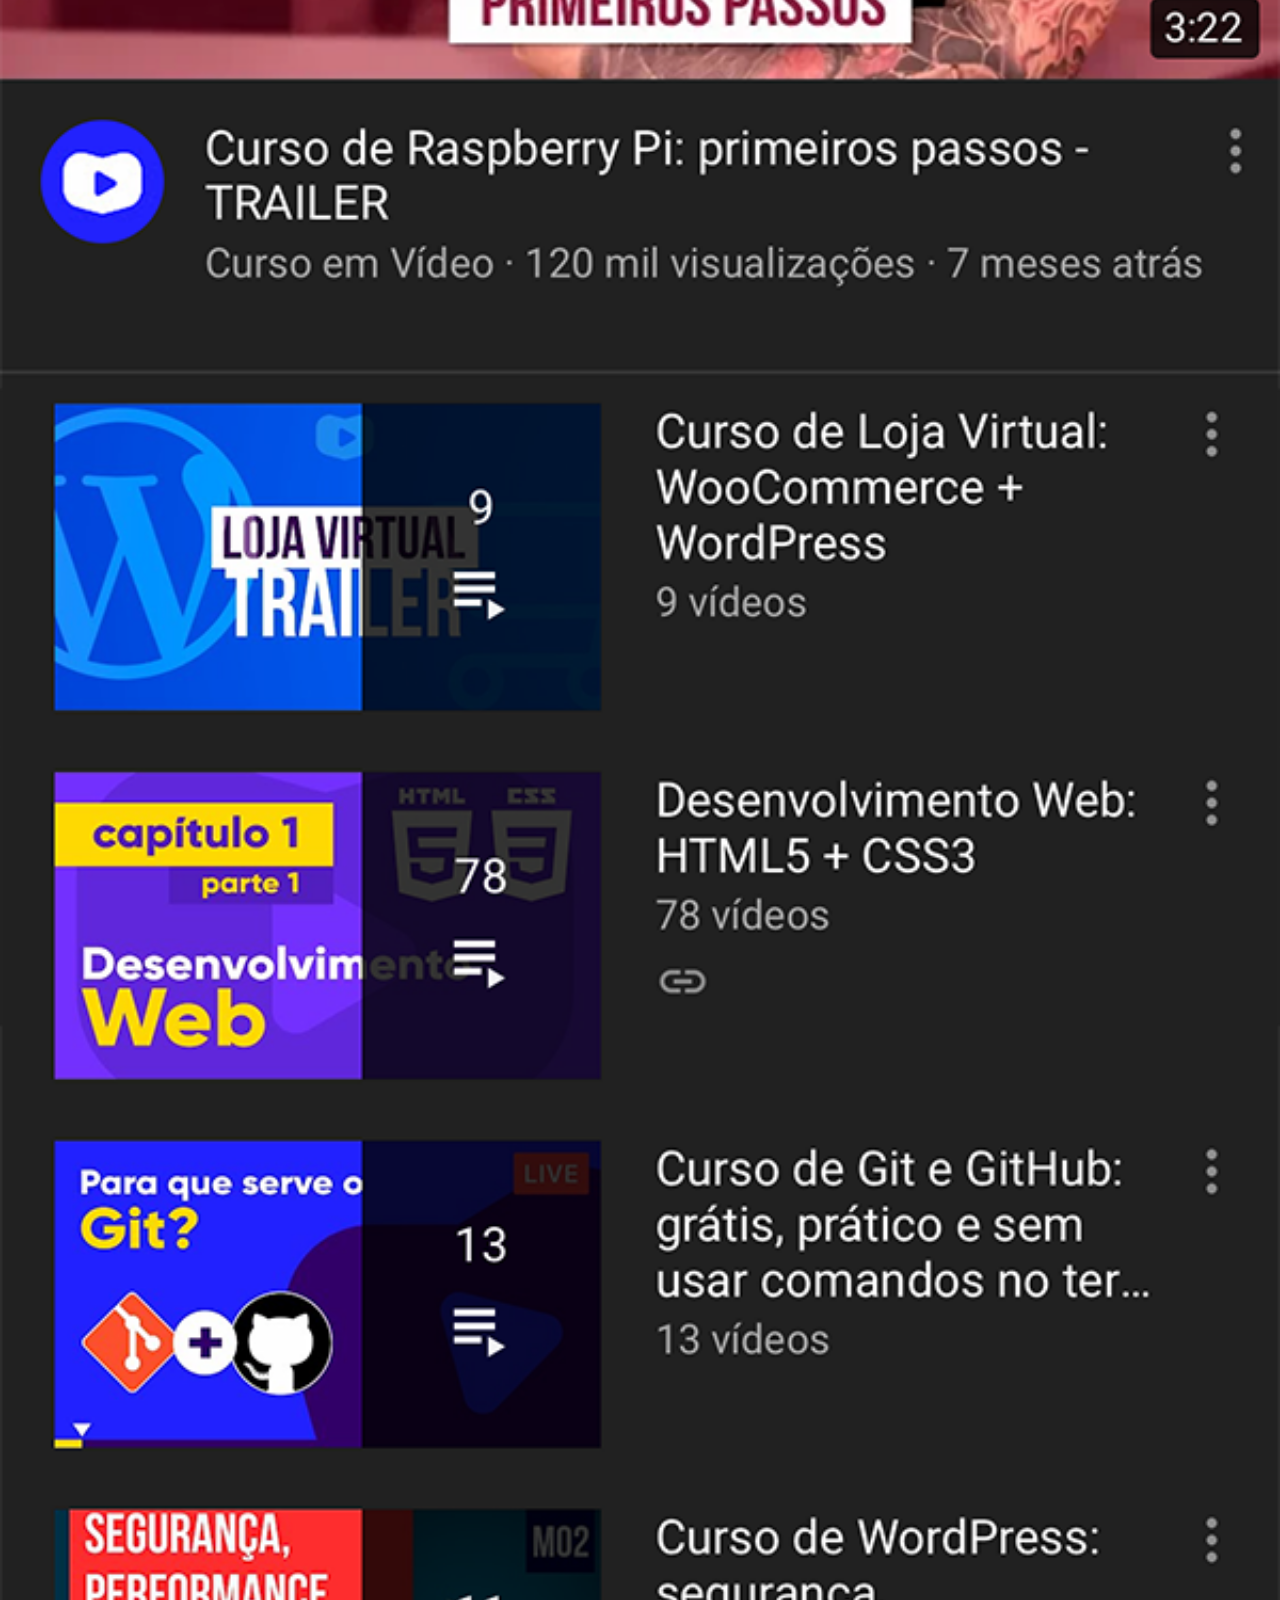
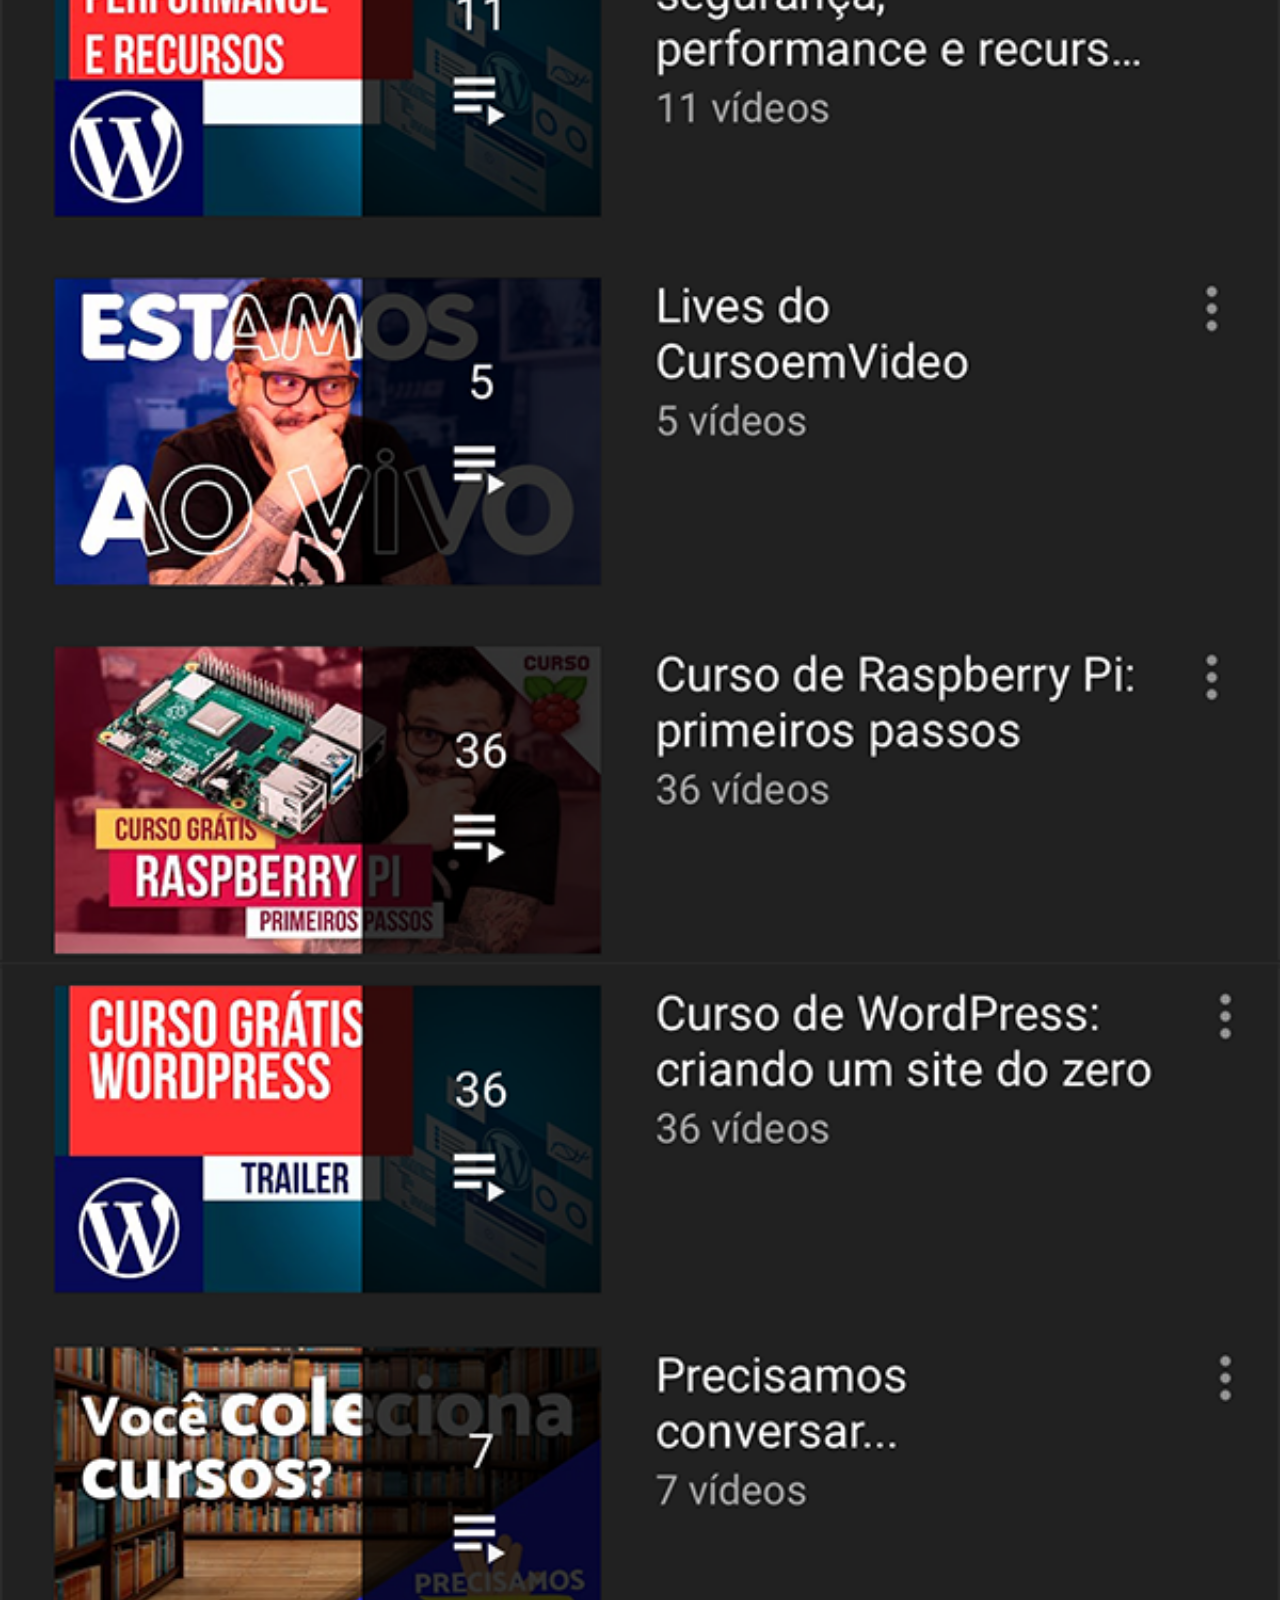
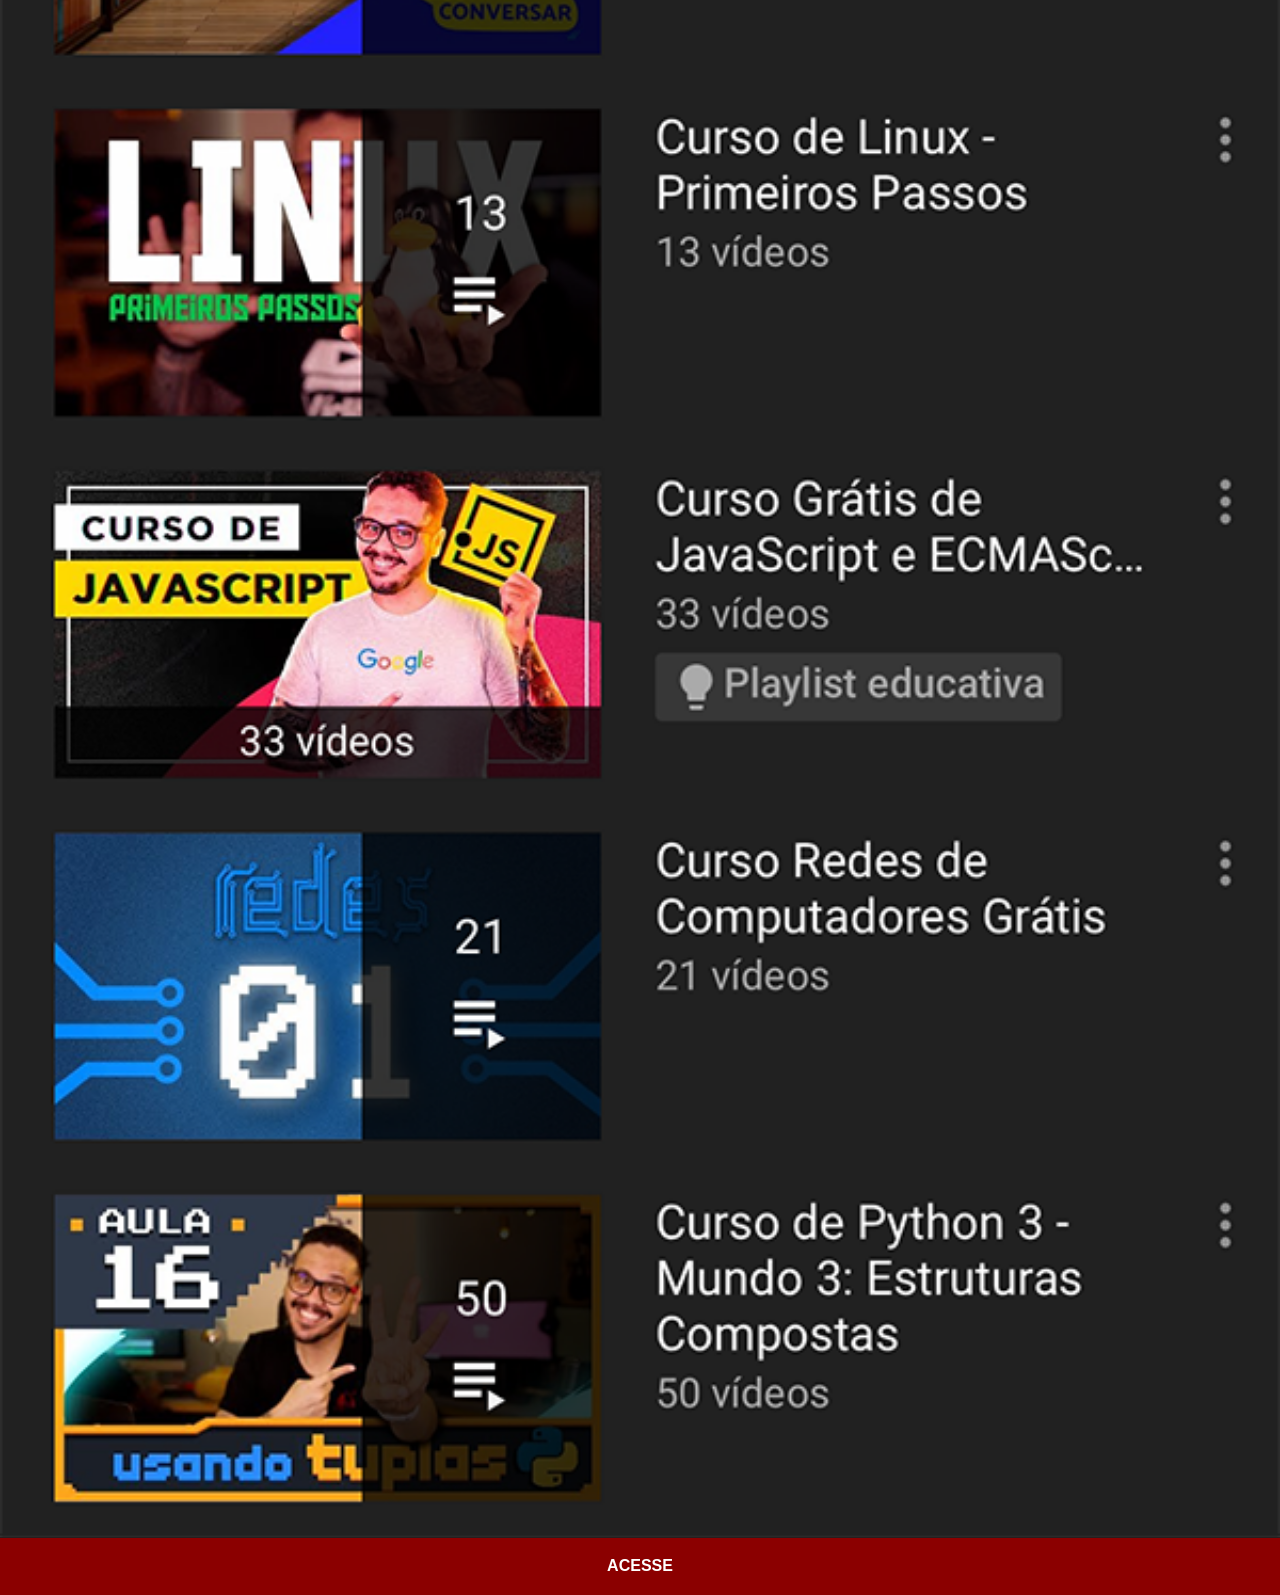
<file: youtube.html>
<!DOCTYPE html>
<html lang="pt-br">
<head>
    <meta charset="UTF-8">
    <meta name="viewport" content="width=device-width, initial-scale=1.0">
    <title>Youtube</title>
    <link rel="stylesheet" href="estilos/social.css">
</head>
<body>
    <img src="imagens/tela-youtube.png" alt="Youtube">
    <a href="https://www.youtube.com/@cursoemvideo/playlists" target="_blank">ACESSE</a>
</body>
</html>
</file>
<file: estilos/style.css>
@charset "UTF-8";

*{
    margin: 0px;
    padding: 0px;
    font-family: Arial, Helvetica, sans-serif;
}

html,body{
    height: 100vh;
    width: 100vw;
    background-color: black;
}
main{
    position: relative;
    height: 100vh;
    height: 100vh;
}
body{
    background: url('../imagens/fundo-madeira.jpg') no-repeat top center / cover fixed;
}
section#telefone{
    position: absolute;
    top: 50%;
    left: 50%;
    transform: translate(-50%, -50%);

    height: 627px;
    width: 311px;
    background: url('../imagens/frame-iphone.png') no-repeat;
}
iframe#tela{
    position: relative;
    top: 80px;
    left: 22px;
    height: 472px;
    width: 267px;
}
section.direita{
    text-align: right;
}
section#redes-sociais img {
    width: 50px;
    margin: 10px;
    border-radius: 50%;
    box-shadow: 2px 2px 5px rgba(0, 0, 0, 0.329);
    box-sizing: border-box;
}
img:hover{
    border: 2px solid rgba(255, 255, 255, 0.658);
    transform: translate(-3px, -3px);
    box-shadow: 5px 5px 10px rgba(0, 0, 0, 0.596);
    transition: transform .4s;
}
</file>
<file: estilos/social.css>
@charset "UTF-8";

 *{
            margin: 0px;
            padding: 0px;
            font-family: Arial, Helvetica, sans-serif;
        }
        ::-webkit-scrollbar{
            width: 0px;
            height: 0px;
        }
        img{
            width: 100vw;
            background-size: cover;
        }
        a{
            display: block;
            background-color: darkred;
            padding: 20px;
            margin-top: -5px;
            text-align: center;
            font-weight: bolder;
            text-decoration: none;
            color: white;
        }
</file>
